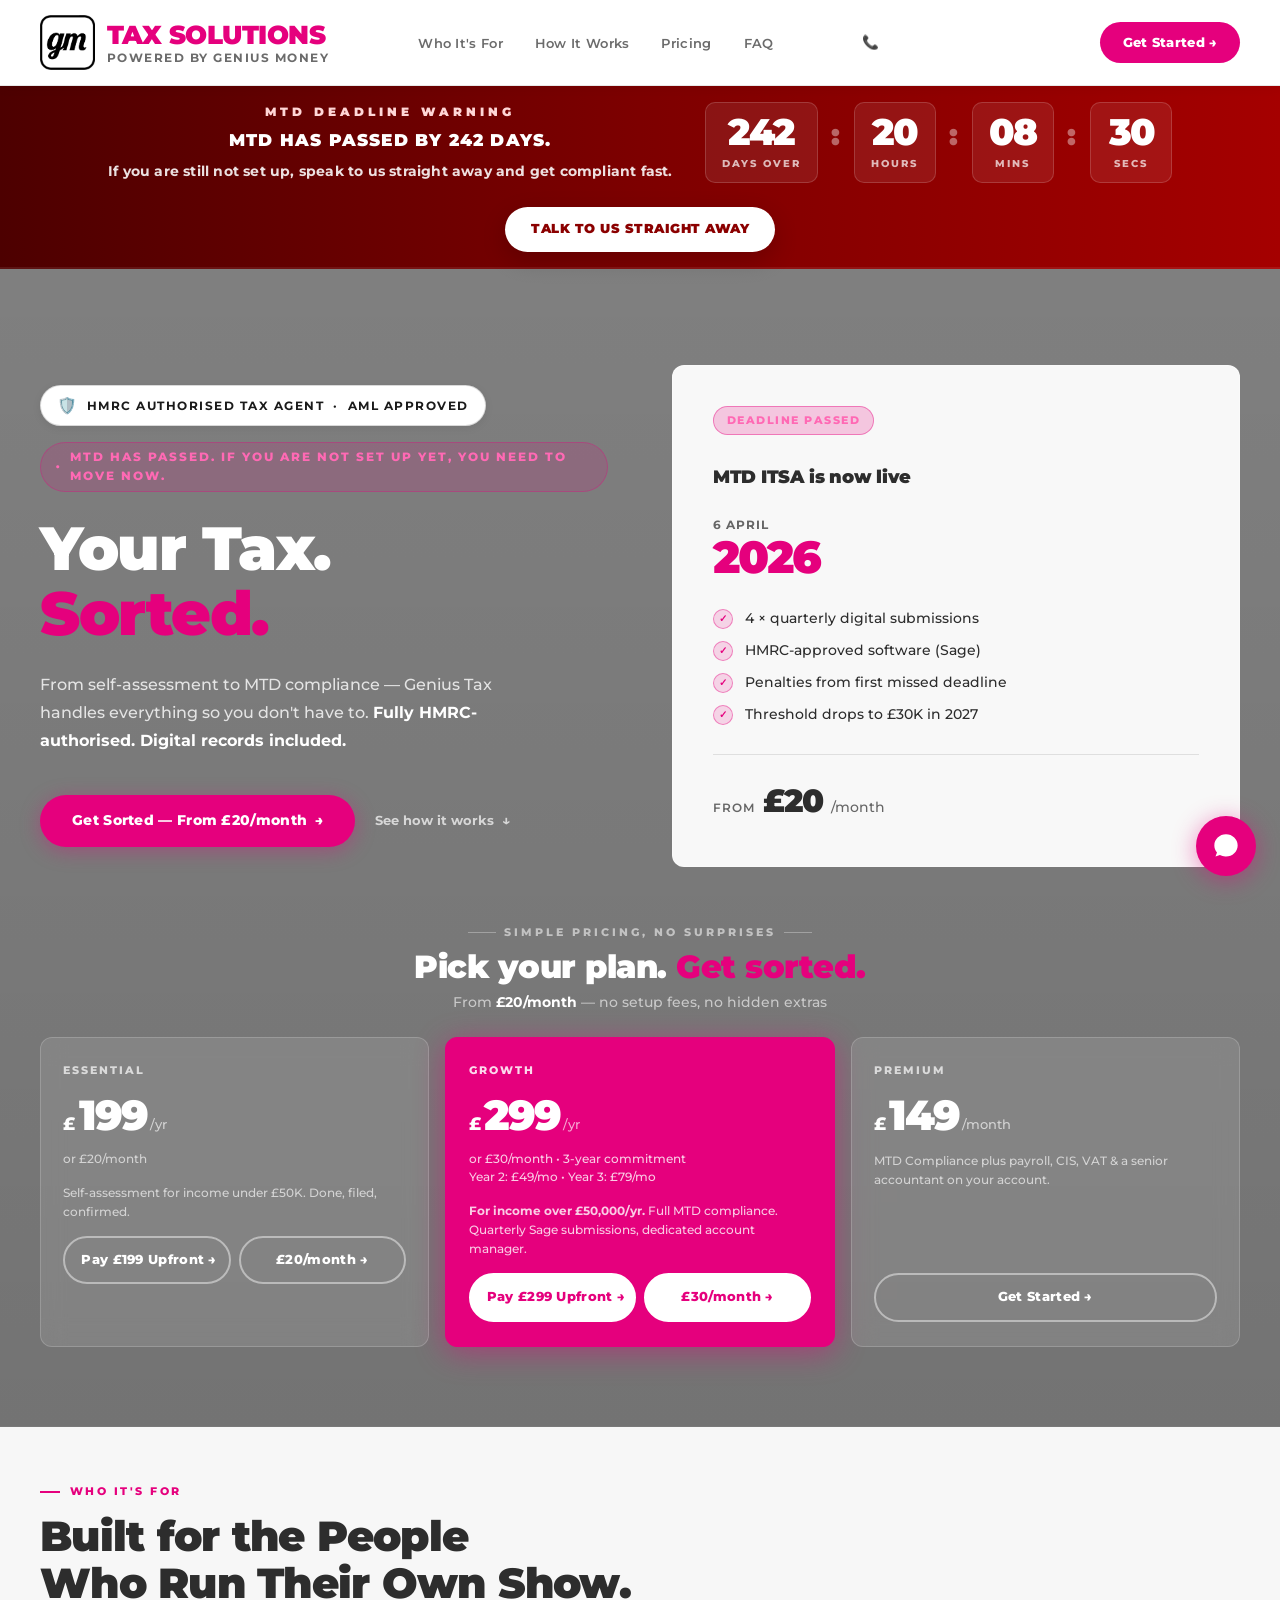
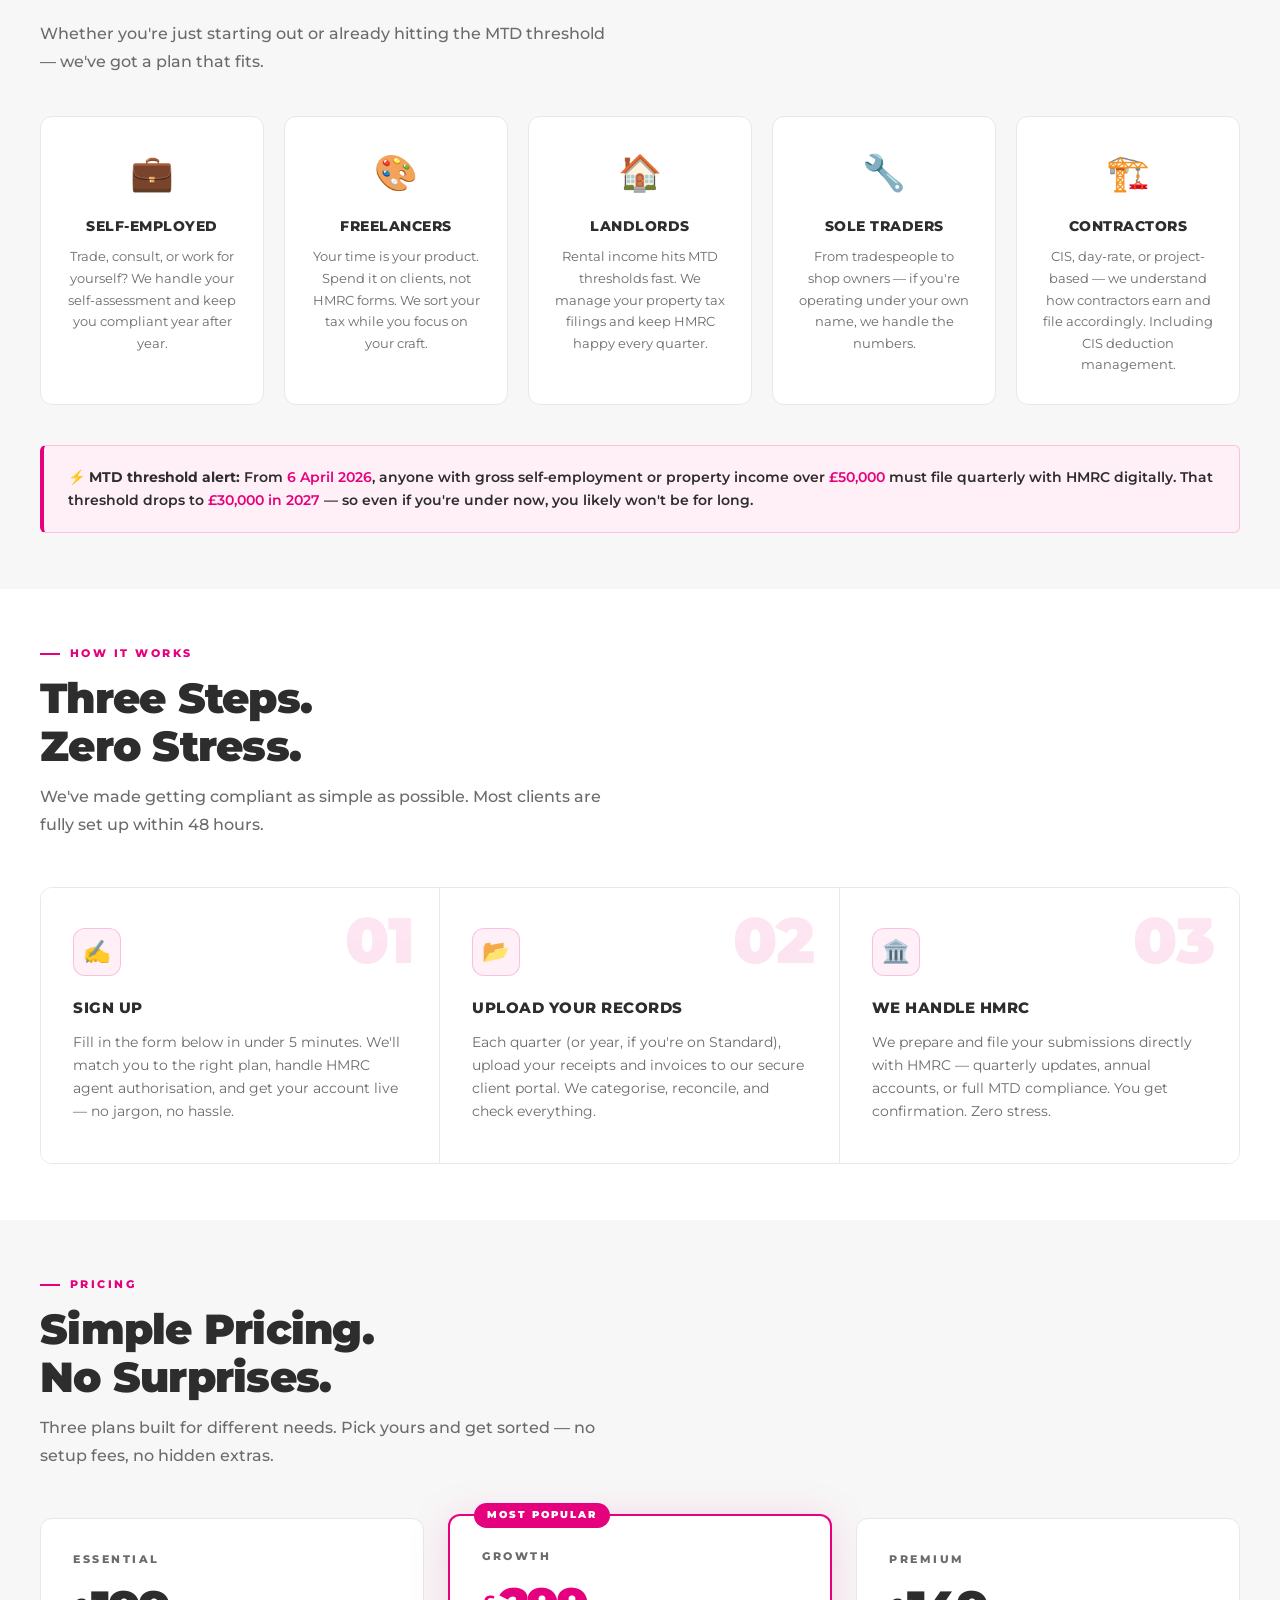
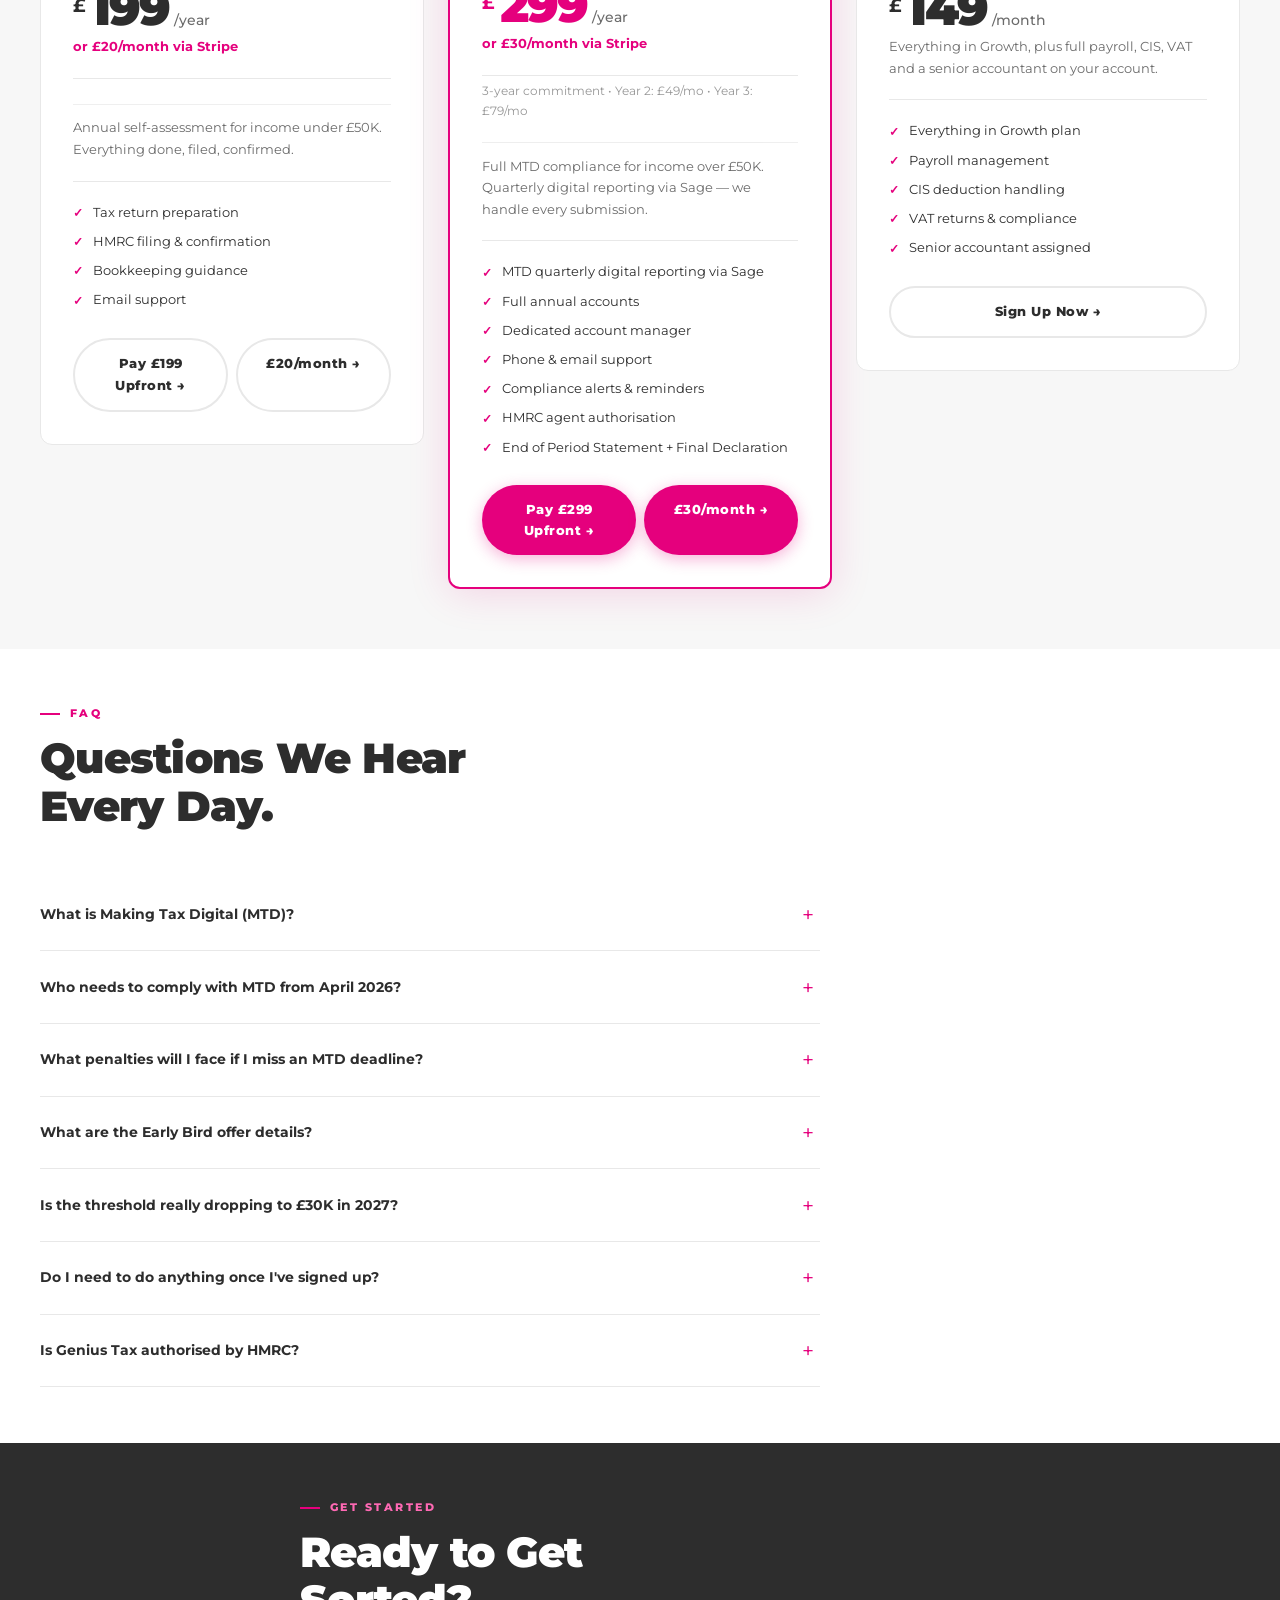
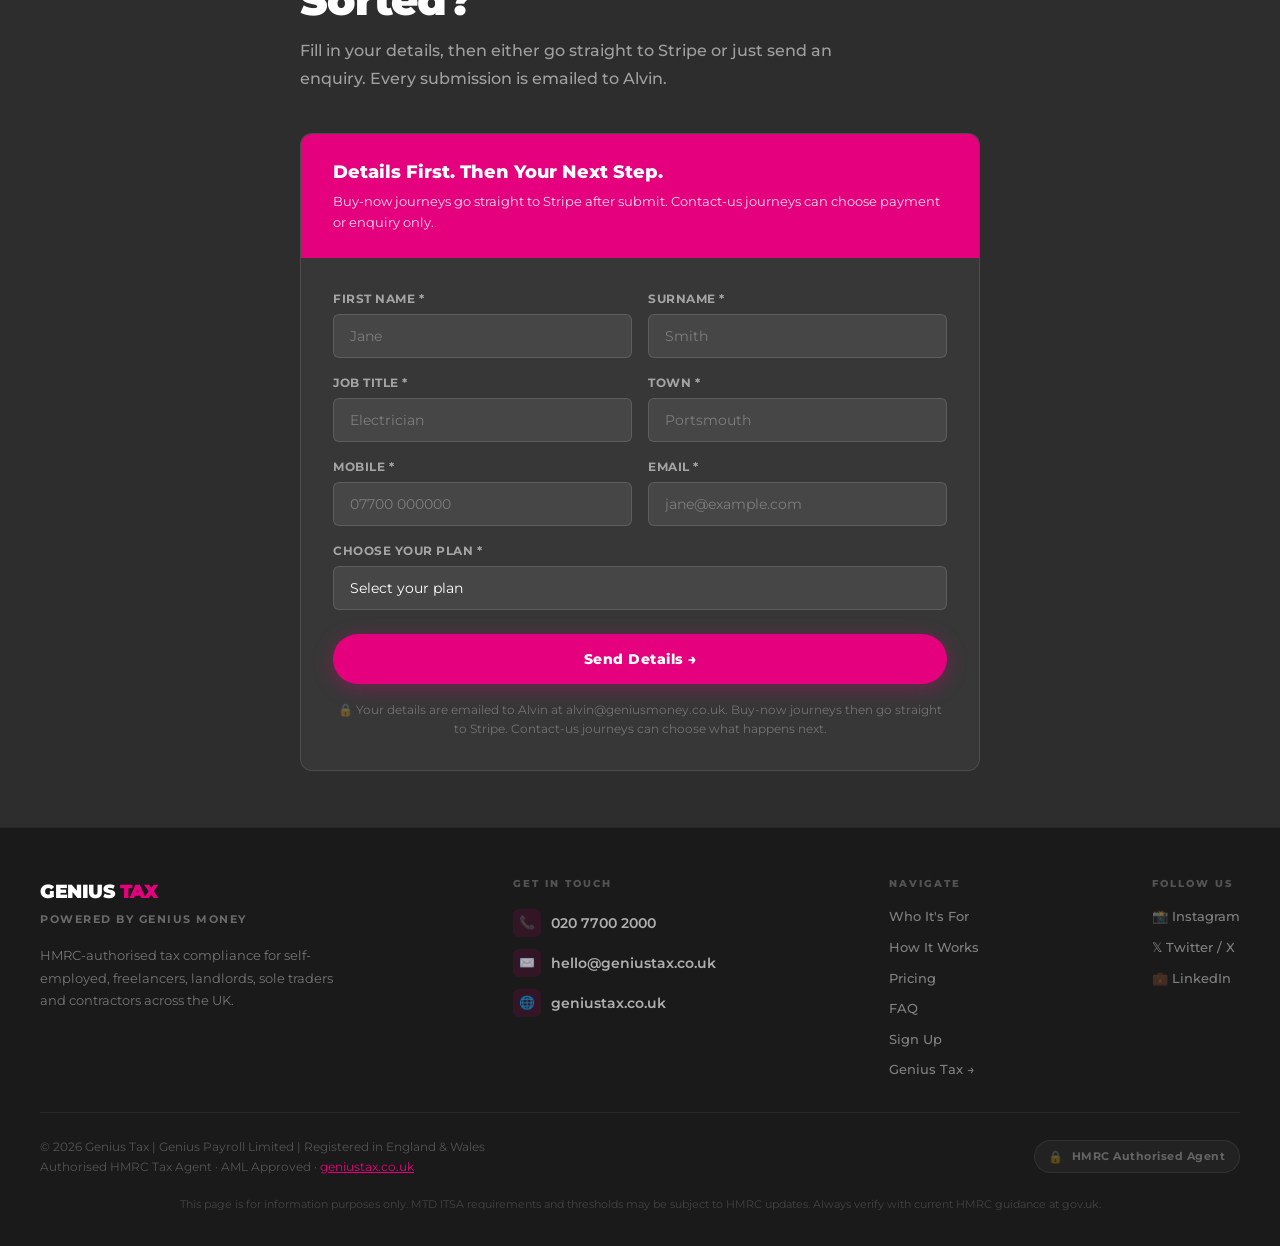
<file: index.html>
<!DOCTYPE html>
<html lang="en">
<head>
  <!-- Google tag (gtag.js) — AW-953085689 -->
  <script async src="https://www.googletagmanager.com/gtag/js?id=AW-953085689"></script>
  <script>
    window.dataLayer = window.dataLayer || [];
    function gtag(){dataLayer.push(arguments);}
    gtag('js', new Date());
    gtag('config', 'AW-953085689');
  </script>
  <meta charset="UTF-8" />
  <meta name="viewport" content="width=device-width, initial-scale=1.0" />
  <title>Genius Tax Solutions | MTD Compliance &amp; Self-Assessment | HMRC Authorised</title>
  <meta name="description" content="HMRC-authorised MTD compliance and self-assessment from £20/month or £199 upfront. Powered by Sage. For self-employed, sole traders and landlords across England and Wales." />
  <meta name="keywords" content="MTD, Making Tax Digital, self-assessment, HMRC, tax compliance, self-employed, landlord, Sage, UK tax, quarterly reporting" />
  <link rel="canonical" href="https://geniustax.co.uk/" />
  <meta name="geo.region" content="GB" />
  <meta name="geo.placename" content="Portsmouth" />
  <link rel="icon" type="image/x-icon" href="favicon.ico" />
  <link rel="icon" type="image/png" sizes="32x32" href="favicon.ico" />
  <link rel="apple-touch-icon" sizes="180x180" href="apple-touch-icon.png" />

  <!-- Open Graph -->
  <meta property="og:type" content="website" />
  <meta property="og:url" content="https://geniustax.co.uk/" />
  <meta property="og:title" content="Genius Tax — Your Tax. Sorted." />
  <meta property="og:description" content="From self-assessment to MTD compliance — Genius Tax handles everything from £20/month. Powered by Genius Money." />
  <!-- OG image temporarily removed — awaiting authorised artwork from Alvin -->



  <meta name="twitter:card" content="summary_large_image" />
  <meta name="twitter:title" content="Genius Tax — Your Tax. Sorted." />
  <meta name="twitter:description" content="HMRC-authorised tax compliance from £20/month. Self-employed, freelancers, landlords, contractors." />
  <!-- Twitter image temporarily removed — awaiting authorised artwork from Alvin -->

  <link rel="preconnect" href="https://fonts.googleapis.com" />
  <link rel="preconnect" href="https://fonts.gstatic.com" crossorigin />
  <link href="https://fonts.googleapis.com/css2?family=Montserrat:wght@400;600;700;800;900&display=swap" rel="stylesheet" />
  <link rel="stylesheet" href="chatbot.css?v=1774365237" />

  <style>
    *, *::before, *::after { box-sizing: border-box; margin: 0; padding: 0; }

    :root {
      --pink: #E5007D;
      --pink-dark: #c2006a;
      --pink-light: #fce8f3;
      --pink-faint: #fff0f7;
      --dark: #2D2D2D;
      --dark2: #1a1a1a;
      --grey: #F7F7F7;
      --grey2: #EFEFEF;
      --border: #E8E8E8;
      --text: #2D2D2D;
      --muted: #6B6B6B;
      --white: #ffffff;
      --radius: 6px;
      --radius-lg: 12px;
      --shadow: 0 2px 20px rgba(0,0,0,0.08);
      --shadow-lg: 0 8px 40px rgba(0,0,0,0.12);
    }

    html { scroll-behavior: smooth; }

    body {
      font-family: 'Montserrat', Arial, sans-serif;
      color: var(--text);
      background: var(--white);
      line-height: 1.6;
      -webkit-font-smoothing: antialiased;
    }

    /* ─────────────────────────────────────────
       STICKY NAV
    ───────────────────────────────────────── */
    .nav {
      position: sticky;
      top: 0;
      z-index: 100;
      background: var(--white);
      border-bottom: 1px solid var(--border);
      padding: 0 2rem;
      box-shadow: 0 1px 12px rgba(0,0,0,0.06);
      transition: box-shadow 0.2s;
    }
    .nav-inner {
      max-width: 1200px;
      margin: 0 auto;
      display: flex;
      align-items: center;
      justify-content: space-between;
      height: 85px;
      gap: 1.5rem;
    }
    .nav-brand {
      display: flex;
      flex-direction: row;
      align-items: center;
      gap: 12px;
      text-decoration: none;
      line-height: 1.2;
    }
    .nav-brand-text {
      display: flex;
      flex-direction: column;
    }
    .nav-brand-name {
      font-size: 1.6rem;
      font-weight: 900;
      letter-spacing: -0.5px;
      color: var(--dark);
      text-transform: uppercase;
    }
    .nav-brand-name span { color: var(--pink); }
    .nav-brand-sub {
      font-size: 0.75rem;
      font-weight: 700;
      letter-spacing: 1.5px;
      text-transform: uppercase;
      color: var(--muted);
    }
    .nav-links {
      display: flex;
      list-style: none;
      gap: 2rem;
    }
    .nav-links a {
      font-size: 0.82rem;
      font-weight: 600;
      color: var(--muted);
      text-decoration: none;
      transition: color 0.2s;
      letter-spacing: 0.3px;
    }
    .nav-links a:hover { color: var(--pink); }
    .nav-cta {
      background: var(--pink);
      color: var(--white);
      padding: 0.6rem 1.4rem;
      border-radius: 100px;
      font-size: 0.82rem;
      font-weight: 800;
      text-decoration: none;
      letter-spacing: 0.3px;
      white-space: nowrap;
      transition: background 0.2s, transform 0.15s;
    }
    .nav-cta:hover { background: var(--pink-dark); transform: translateY(-1px); }

    /* Mobile nav */
    .nav-hamburger {
      display: none;
      flex-direction: column;
      gap: 5px;
      cursor: pointer;
      padding: 4px;
    }
    .nav-hamburger span {
      display: block;
      width: 22px;
      height: 2px;
      background: var(--dark);
      border-radius: 2px;
      transition: 0.3s;
    }
    @media (max-width: 780px) {
      .nav-links { display: none; }
      .nav-hamburger { display: flex; }
    }
    @media (max-width: 480px) {
      .nav-brand-name { font-size: 1.3rem; }
      .nav-cta { padding: 0.5rem 1rem; font-size: 0.78rem; }
    }

    /* ─────────────────────────────────────────
       HERO
    ───────────────────────────────────────── */
    .hero {
      background: linear-gradient(rgba(0,0,0,0.50), rgba(0,0,0,0.55)), url('https://images.unsplash.com/photo-1522202176988-66273c2fd55f?w=1600&q=80');
      background-size: cover;
      background-position: center;
      border-top: none;
      border-bottom: none;
      position: relative;
      overflow: hidden;
      padding: 6rem 2rem 5rem;
    }
    .hero::before {
      content: '';
      position: absolute;
      inset: 0;
      background: none;
      pointer-events: none;
    }
    .hero-inner {
      max-width: 1200px;
      margin: 0 auto;
      display: grid;
      grid-template-columns: 1fr 1fr;
      gap: 4rem;
      align-items: center;
      position: relative;
      z-index: 1;
    }
    .hmrc-trust-badge {
      display: inline-flex;
      align-items: center;
      gap: 0.5rem;
      background: #ffffff;
      border: 1px solid rgba(0,0,0,0.15);
      color: #1a1a1a;
      font-size: 0.75rem;
      font-weight: 700;
      letter-spacing: 1.5px;
      text-transform: uppercase;
      padding: 0.4rem 1rem;
      border-radius: 100px;
      margin-bottom: 1rem;
      box-shadow: 0 2px 8px rgba(0,0,0,0.08);
    }
    .hmrc-badge-icon { font-size: 1rem; }
    .hmrc-badge-text { white-space: nowrap; }
    .hero-eyebrow {
      display: inline-flex;
      align-items: center;
      gap: 0.5rem;
      background: rgba(229,0,125,0.15);
      border: 1px solid rgba(229,0,125,0.3);
      color: #ff69b4;
      font-size: 0.72rem;
      font-weight: 800;
      letter-spacing: 2px;
      text-transform: uppercase;
      padding: 0.35rem 0.9rem;
      border-radius: 100px;
      margin-bottom: 1.5rem;
    }
    .hero-eyebrow::before { content: '●'; font-size: 0.45rem; animation: blink 1.5s ease-in-out infinite; }
    @keyframes blink { 0%,100%{opacity:1} 50%{opacity:0.2} }
    .hero h1 {
      font-size: clamp(2.4rem, 5vw, 3.8rem);
      font-weight: 900;
      line-height: 1.08;
      letter-spacing: -1.5px;
      color: var(--white);
      margin-bottom: 1.5rem;
    }
    .hero h1 em {
      font-style: normal;
      color: var(--pink);
    }
    .hero-sub {
      font-size: 1rem;
      color: rgba(255,255,255,0.8);
      font-weight: 500;
      line-height: 1.75;
      margin-bottom: 2.5rem;
      max-width: 480px;
    }
    .hero-sub strong { color: var(--white); font-weight: 700; }
    .hero-actions {
      display: flex;
      align-items: center;
      gap: 1.25rem;
      flex-wrap: wrap;
    }
    .btn-primary {
      display: inline-flex;
      align-items: center;
      gap: 0.5rem;
      background: var(--pink);
      color: var(--white);
      padding: 0.9rem 2rem;
      border-radius: 100px;
      font-size: 0.9rem;
      font-weight: 800;
      text-decoration: none;
      letter-spacing: 0.3px;
      transition: background 0.2s, transform 0.15s, box-shadow 0.15s;
      box-shadow: 0 4px 20px rgba(229,0,125,0.35);
    }
    .btn-primary:hover { background: var(--pink-dark); transform: translateY(-2px); box-shadow: 0 8px 28px rgba(229,0,125,0.4); }
    .btn-ghost {
      display: inline-flex;
      align-items: center;
      gap: 0.5rem;
      color: rgba(255,255,255,0.7);
      font-size: 0.82rem;
      font-weight: 700;
      text-decoration: none;
      transition: color 0.2s;
    }
    .btn-ghost:hover { color: var(--white); }
    .btn-ghost::after { content: '↓'; font-size: 0.9rem; }

    /* Hero card */
    .hero-card {
      background: rgba(255,255,255,0.95);
      backdrop-filter: blur(10px);
      border: 1px solid rgba(255,255,255,0.3);
      border-radius: var(--radius-lg);
      padding: 2.5rem;
      display: flex;
      flex-direction: column;
      gap: 1.75rem;
    }
    .hero-card-badge {
      background: rgba(229,0,125,0.2);
      border: 1px solid rgba(229,0,125,0.4);
      border-radius: 100px;
      display: inline-block;
      padding: 0.3rem 0.8rem;
      font-size: 0.68rem;
      font-weight: 800;
      letter-spacing: 1.5px;
      text-transform: uppercase;
      color: #ff69b4;
      width: fit-content;
    }
    .hero-card-headline {
      font-size: 1.1rem;
      font-weight: 900;
      color: var(--dark);
      letter-spacing: -0.3px;
    }
    .hero-card-deadline {
      font-size: 2.8rem;
      font-weight: 900;
      letter-spacing: -2px;
      color: var(--pink);
      line-height: 1;
    }
    .hero-card-deadline small {
      display: block;
      font-size: 0.75rem;
      font-weight: 700;
      letter-spacing: 1px;
      color: #666666;
      text-transform: uppercase;
      margin-bottom: 0.25rem;
    }
    .hero-card-list {
      display: flex;
      flex-direction: column;
      gap: 0.65rem;
    }
    .hcl-item {
      display: flex;
      align-items: center;
      gap: 0.75rem;
      font-size: 0.85rem;
      color: var(--dark);
      font-weight: 500;
    }
    .hcl-check {
      width: 20px;
      height: 20px;
      border-radius: 50%;
      background: rgba(229,0,125,0.15);
      border: 1px solid rgba(229,0,125,0.4);
      display: flex;
      align-items: center;
      justify-content: center;
      font-size: 0.6rem;
      color: var(--pink);
      flex-shrink: 0;
      font-weight: 900;
    }
    .hero-card-from {
      padding-top: 1.25rem;
      border-top: 1px solid rgba(0,0,0,0.1);
      display: flex;
      align-items: baseline;
      gap: 0.5rem;
    }
    .hero-card-from .from-label { font-size: 0.72rem; color: #666666; font-weight: 600; text-transform: uppercase; letter-spacing: 1px; }
    .hero-card-from .from-price { font-size: 2rem; font-weight: 900; color: var(--dark); letter-spacing: -1px; }
    .hero-card-from .from-mo { font-size: 0.85rem; color: #666666; font-weight: 500; }

    @media (max-width: 820px) {
      .hero-inner { grid-template-columns: 1fr; gap: 2.5rem; }
      .hero-card { display: none; }
      .hero { padding: 4rem 1.5rem 3.5rem; }
    }

    /* ─────────────────────────────────────────
       HERO PRICING CARDS
    ───────────────────────────────────────── */
    .hero-pricing {
      max-width: 1200px;
      margin: 3rem auto 0;
      position: relative;
      z-index: 1;
    }
    .hero-pricing-header {
      text-align: center;
      margin-bottom: 1.5rem;
    }
    .hero-pricing-eyebrow {
      display: inline-flex;
      align-items: center;
      gap: 0.5rem;
      font-size: 0.68rem;
      font-weight: 800;
      letter-spacing: 3px;
      text-transform: uppercase;
      color: rgba(255,255,255,0.55);
      margin-bottom: 0.5rem;
    }
    .hero-pricing-eyebrow::before,
    .hero-pricing-eyebrow::after {
      content: '';
      display: block;
      width: 28px;
      height: 1px;
      background: rgba(255,255,255,0.3);
    }
    .hero-pricing-title {
      font-size: clamp(1.4rem, 2.5vw, 2rem);
      font-weight: 900;
      color: var(--white);
      letter-spacing: -0.5px;
      line-height: 1.15;
    }
    .hero-pricing-title em {
      font-style: normal;
      color: var(--pink);
    }
    .hero-pricing-from {
      font-size: 0.85rem;
      color: rgba(255,255,255,0.6);
      font-weight: 500;
      margin-top: 0.35rem;
    }
    .hero-pricing-grid {
      display: grid;
      grid-template-columns: repeat(3, 1fr);
      gap: 1rem;
    }
    .hero-price-card {
      background: rgba(255,255,255,0.10);
      backdrop-filter: blur(12px);
      border: 1px solid rgba(255,255,255,0.18);
      border-radius: var(--radius-lg);
      padding: 1.5rem 1.4rem;
      display: flex;
      flex-direction: column;
      gap: 0.9rem;
      transition: transform 0.2s, background 0.2s;
      position: relative;
      overflow: hidden;
    }
    .hero-price-card:hover {
      transform: translateY(-3px);
      background: rgba(255,255,255,0.15);
    }
    .hero-price-card.featured-hero {
      background: var(--pink);
      border-color: var(--pink);
      box-shadow: 0 6px 30px rgba(229,0,125,0.45);
    }
    .hero-price-card.featured-hero:hover {
      background: var(--pink-dark);
    }
    .hero-price-badge {
      position: absolute;
      top: 0;
      right: 0;
      background: rgba(255,255,255,0.25);
      color: var(--white);
      font-size: 0.6rem;
      font-weight: 800;
      letter-spacing: 1.5px;
      text-transform: uppercase;
      padding: 0.25rem 0.6rem;
      border-bottom-left-radius: 8px;
    }
    .hero-price-tier {
      font-size: 0.7rem;
      font-weight: 800;
      letter-spacing: 2px;
      text-transform: uppercase;
      color: rgba(255,255,255,0.7);
    }
    .hero-price-card.featured-hero .hero-price-tier {
      color: rgba(255,255,255,0.85);
    }
    .hero-price-amount {
      display: flex;
      align-items: baseline;
      gap: 0.2rem;
      line-height: 1;
    }
    .hero-price-amount .sup { font-size: 1.1rem; font-weight: 800; color: var(--white); }
    .hero-price-amount .num { font-size: 2.6rem; font-weight: 900; color: var(--white); letter-spacing: -2px; }
    .hero-price-amount .mo { font-size: 0.8rem; color: rgba(255,255,255,0.65); font-weight: 500; align-self: flex-end; margin-bottom: 0.3rem; }
    .hero-price-was {
      font-size: 0.72rem;
      color: rgba(255,255,255,0.55);
      font-weight: 600;
      display: flex;
      align-items: center;
      gap: 0.4rem;
      margin-top: -0.4rem;
    }
    .hero-price-was s { text-decoration: line-through; }
    .hero-price-was .saving-tag {
      background: rgba(255,255,255,0.2);
      color: var(--white);
      font-size: 0.6rem;
      font-weight: 800;
      letter-spacing: 1px;
      text-transform: uppercase;
      padding: 0.15rem 0.4rem;
      border-radius: 4px;
    }
    .hero-price-desc {
      font-size: 0.78rem;
      color: rgba(255,255,255,0.65);
      line-height: 1.55;
      font-weight: 500;
    }
    .hero-price-card.featured-hero .hero-price-desc {
      color: rgba(255,255,255,0.8);
    }
    .hero-price-btn {
      display: block;
      text-align: center;
      padding: 0.75rem 1rem;
      border-radius: 100px;
      font-size: 0.8rem;
      font-weight: 800;
      text-decoration: none;
      letter-spacing: 0.3px;
      transition: background 0.2s, transform 0.15s;
      margin-top: auto;
      white-space: nowrap;
    }
    .hero-price-btn.outline-white {
      border: 2px solid rgba(255,255,255,0.45);
      color: var(--white);
      background: transparent;
    }
    .hero-price-btn.outline-white:hover {
      background: rgba(255,255,255,0.12);
      border-color: rgba(255,255,255,0.7);
    }
    .hero-price-btn.solid-white {
      background: var(--white);
      color: var(--pink);
      border: 2px solid var(--white);
    }
    .hero-price-btn.solid-white:hover {
      background: rgba(255,255,255,0.9);
      transform: translateY(-1px);
    }
    @media (max-width: 820px) {
      .hero-pricing { margin-top: 2.5rem; }
      .hero-pricing-grid { grid-template-columns: 1fr; gap: 0.85rem; }
      .hero-price-card { padding: 1.25rem 1.2rem; }
      .hero-price-amount .num { font-size: 2.2rem; }
      .hero-price-btn { padding: 0.85rem 1rem; font-size: 0.85rem; min-height: 48px; display: flex; align-items: center; justify-content: center; }
    }
    @media (min-width: 821px) and (max-width: 1050px) {
      .hero-pricing-grid { gap: 0.75rem; }
      .hero-price-card { padding: 1.25rem 1.1rem; }
      .hero-price-amount .num { font-size: 2.2rem; }
    }

    /* ─────────────────────────────────────────
       URGENCY / COUNTDOWN BAR
    ───────────────────────────────────────── */
    .urgency-bar {
      background: linear-gradient(90deg, #4d0000 0%, #7d0000 50%, #a50000 100%);
      border-bottom: 1px solid rgba(255,255,255,0.08);
      padding: 1rem 2rem;
      display: flex;
      flex-direction: row;
      flex-wrap: wrap;
      align-items: center;
      justify-content: center;
      gap: 1rem 2rem;
      text-align: center;
      box-shadow: inset 0 -1px 0 rgba(255,255,255,0.08);
    }
    .urgency-left {
      display: flex;
      flex-direction: column;
      align-items: center;
      gap: 0.35rem;
    }
    .urgency-header {
      font-size: 0.74rem;
      font-weight: 900;
      letter-spacing: 4px;
      text-transform: uppercase;
      color: #ffd6d6;
    }
    .urgency-label {
      font-size: 1.05rem;
      font-weight: 900;
      letter-spacing: 1.2px;
      text-transform: uppercase;
      color: #ffffff;
    }
    .urgency-sub {
      font-size: 0.9rem;
      font-weight: 700;
      color: rgba(255,255,255,0.88);
      letter-spacing: 0.2px;
    }
    .urgency-countdown {
      display: flex;
      align-items: center;
      gap: 0.75rem;
      flex-wrap: wrap;
      justify-content: center;
    }
    .cd-unit {
      display: flex;
      flex-direction: column;
      align-items: center;
      background: rgba(255,255,255,0.08);
      border: 1px solid rgba(255,255,255,0.16);
      border-radius: 10px;
      padding: 0.7rem 1rem;
      min-width: 82px;
    }
    .cd-num {
      font-size: 2.3rem;
      font-weight: 900;
      color: #ffffff;
      letter-spacing: -2px;
      line-height: 1;
    }
    .cd-label {
      font-size: 0.6rem;
      font-weight: 800;
      letter-spacing: 2px;
      text-transform: uppercase;
      color: rgba(255,255,255,0.7);
      margin-top: 0.3rem;
    }
    .cd-sep { font-size: 1.8rem; font-weight: 900; color: rgba(255,255,255,0.4); margin: 0 0.1rem; padding-bottom: 1rem; }
    .urgency-cta {
      background: #ffffff;
      color: #8b0000;
      padding: 0.75rem 1.65rem;
      border-radius: 100px;
      font-size: 0.8rem;
      font-weight: 900;
      text-decoration: none;
      letter-spacing: 0.5px;
      text-transform: uppercase;
      white-space: nowrap;
      transition: transform 0.15s, background 0.2s;
      margin-top: 0.5rem;
      box-shadow: 0 8px 24px rgba(0,0,0,0.18);
    }
    .urgency-cta:hover { background: #ffe8e8; transform: translateY(-1px); }
    @media (max-width: 600px) {
      .urgency-bar { flex-direction: column; gap: 0.65rem; padding: 1.2rem 1rem 1rem; }
      .urgency-label { font-size: 0.92rem; }
      .urgency-sub { font-size: 0.82rem; }
      .cd-num { font-size: 1.8rem; }
      .cd-unit { min-width: 58px; padding: 0.55rem 0.65rem; }
      .cd-sep { font-size: 1.4rem; padding-bottom: 0.7rem; }
    }

    /* ─────────────────────────────────────────
       SECTION BASE
    ───────────────────────────────────────── */
    section { padding: 3.5rem 2rem; }
    .container { max-width: 1200px; margin: 0 auto; }
    .section-eyebrow {
      font-size: 0.7rem;
      font-weight: 800;
      letter-spacing: 2.5px;
      text-transform: uppercase;
      color: var(--pink);
      margin-bottom: 0.75rem;
      display: flex;
      align-items: center;
      gap: 0.6rem;
    }
    .section-eyebrow::before { content: ''; display: block; width: 20px; height: 2px; background: var(--pink); flex-shrink: 0; }
    h2.sh {
      font-size: clamp(1.7rem, 3.5vw, 2.6rem);
      font-weight: 900;
      letter-spacing: -0.75px;
      line-height: 1.15;
      color: var(--dark);
      margin-bottom: 0.75rem;
    }
    .section-lead {
      font-size: 1rem;
      color: var(--muted);
      line-height: 1.75;
      max-width: 580px;
      font-weight: 500;
    }

    @media (max-width: 600px) {
      section { padding: 2.5rem 1.25rem; }
    }

    /* ─────────────────────────────────────────
       WHO IS THIS FOR
    ───────────────────────────────────────── */
    .who-section { background: var(--grey); }
    .who-grid {
      display: grid;
      grid-template-columns: repeat(auto-fit, minmax(200px, 1fr));
      gap: 1.25rem;
      margin-top: 2.5rem;
    }
    .who-card {
      background: var(--white);
      border: 1px solid var(--border);
      border-radius: var(--radius-lg);
      padding: 1.75rem 1.5rem;
      text-align: center;
      transition: transform 0.2s, box-shadow 0.2s, border-color 0.2s;
      cursor: default;
    }
    .who-card:hover {
      transform: translateY(-4px);
      box-shadow: var(--shadow-lg);
      border-color: var(--pink);
    }
    .who-card-icon {
      font-size: 2.2rem;
      margin-bottom: 0.85rem;
      display: block;
    }
    .who-card-title {
      font-size: 0.9rem;
      font-weight: 800;
      color: var(--dark);
      text-transform: uppercase;
      letter-spacing: 0.5px;
      margin-bottom: 0.5rem;
    }
    .who-card-desc {
      font-size: 0.82rem;
      color: var(--muted);
      line-height: 1.65;
    }
    .who-note {
      margin-top: 2.5rem;
      background: var(--pink-faint);
      border: 1px solid rgba(229,0,125,0.2);
      border-left: 4px solid var(--pink);
      border-radius: var(--radius);
      padding: 1.25rem 1.5rem;
      font-size: 0.875rem;
      color: var(--dark);
      font-weight: 600;
      line-height: 1.65;
    }
    .who-note span { color: var(--pink); }

    /* ─────────────────────────────────────────
       HOW IT WORKS
    ───────────────────────────────────────── */
    .how-section { background: var(--white); }
    .how-steps {
      display: grid;
      grid-template-columns: repeat(3, 1fr);
      gap: 0;
      margin-top: 3rem;
      border: 1px solid var(--border);
      border-radius: var(--radius-lg);
      overflow: hidden;
    }
    .how-step {
      padding: 2.5rem 2rem;
      border-right: 1px solid var(--border);
      position: relative;
      background: var(--white);
      transition: background 0.2s;
    }
    .how-step:last-child { border-right: none; }
    .how-step:hover { background: var(--pink-faint); }
    .how-step-num {
      font-size: 4rem;
      font-weight: 900;
      color: var(--pink);
      opacity: 0.1;
      line-height: 1;
      position: absolute;
      top: 1.25rem;
      right: 1.5rem;
    }
    .how-step-icon {
      width: 48px;
      height: 48px;
      background: var(--pink-faint);
      border: 1px solid rgba(229,0,125,0.2);
      border-radius: 12px;
      display: flex;
      align-items: center;
      justify-content: center;
      font-size: 1.4rem;
      margin-bottom: 1.25rem;
    }
    .how-step h3 {
      font-size: 0.95rem;
      font-weight: 800;
      text-transform: uppercase;
      letter-spacing: 0.5px;
      color: var(--dark);
      margin-bottom: 0.65rem;
    }
    .how-step p {
      font-size: 0.85rem;
      color: var(--muted);
      line-height: 1.7;
    }
    .how-arrow {
      display: flex;
      align-items: center;
      justify-content: center;
      font-size: 1.5rem;
      color: var(--pink);
      opacity: 0.3;
    }
    @media (max-width: 700px) {
      .how-steps {
        grid-template-columns: 1fr;
      }
      .how-step {
        border-right: none;
        border-bottom: 1px solid var(--border);
      }
      .how-step:last-child { border-bottom: none; }
    }

    /* ─────────────────────────────────────────
       PRICING
    ───────────────────────────────────────── */
    .pricing-section { background: var(--grey); }
    .pricing-grid {
      display: grid;
      grid-template-columns: repeat(3, 1fr);
      gap: 1.5rem;
      margin-top: 3rem;
      align-items: start;
    }
    .price-card {
      background: var(--white);
      border: 1.5px solid var(--border);
      border-radius: var(--radius-lg);
      padding: 2rem;
      position: relative;
      transition: box-shadow 0.2s;
    }
    .price-card:hover { box-shadow: var(--shadow-lg); }
    .price-card.featured {
      border-color: var(--pink);
      border-width: 2px;
      box-shadow: 0 4px 40px rgba(229,0,125,0.15);
      transform: translateY(-4px);
    }
    .price-card.featured:hover { box-shadow: 0 8px 50px rgba(229,0,125,0.22); }
    .price-badge {
      position: absolute;
      top: -13px;
      left: 1.5rem;
      background: var(--pink);
      color: var(--white);
      font-size: 0.62rem;
      font-weight: 900;
      letter-spacing: 2px;
      text-transform: uppercase;
      padding: 0.3rem 0.8rem;
      border-radius: 100px;
    }
    .early-bird-banner {
      background: linear-gradient(90deg, var(--pink), #ff4da6);
      color: var(--white);
      font-size: 0.72rem;
      font-weight: 800;
      letter-spacing: 0.5px;
      padding: 0.6rem 1rem;
      border-radius: 6px;
      margin-bottom: 1.25rem;
      text-align: center;
      line-height: 1.4;
    }
    .price-tier {
      font-size: 0.68rem;
      font-weight: 800;
      letter-spacing: 2.5px;
      text-transform: uppercase;
      color: var(--muted);
      margin-bottom: 1rem;
    }
    .price-main {
      display: flex;
      align-items: baseline;
      gap: 0.3rem;
      margin-bottom: 0.25rem;
    }
    .price-amount {
      font-size: 3rem;
      font-weight: 900;
      letter-spacing: -2px;
      color: var(--dark);
      line-height: 1;
    }
    .price-amount.featured-price { color: var(--pink); }
    .price-sup { font-size: 1.2rem; font-weight: 700; color: inherit; align-self: flex-start; padding-top: 0.4rem; }
    .price-mo { font-size: 0.9rem; font-weight: 500; color: var(--muted); }
    .price-was {
      display: flex;
      align-items: center;
      gap: 0.5rem;
      margin-bottom: 0.75rem;
    }
    .price-strike {
      font-size: 1rem;
      font-weight: 700;
      color: #bbb;
      text-decoration: line-through;
    }
    .price-saving {
      font-size: 0.72rem;
      font-weight: 800;
      color: var(--pink);
      background: var(--pink-faint);
      padding: 0.2rem 0.5rem;
      border-radius: 100px;
    }
    .price-desc {
      font-size: 0.82rem;
      color: var(--muted);
      line-height: 1.65;
      padding-bottom: 1.25rem;
      margin-bottom: 1.25rem;
      border-bottom: 1px solid var(--border);
    }
    .price-features {
      list-style: none;
      margin-bottom: 1.75rem;
      display: flex;
      flex-direction: column;
      gap: 0.55rem;
    }
    .price-features li {
      display: flex;
      align-items: flex-start;
      gap: 0.6rem;
      font-size: 0.84rem;
      color: var(--text);
      line-height: 1.5;
    }
    .price-features li::before {
      content: '✓';
      color: var(--pink);
      font-weight: 900;
      font-size: 0.75rem;
      flex-shrink: 0;
      margin-top: 0.15rem;
    }
    .price-btn {
      display: block;
      width: 100%;
      text-align: center;
      padding: 0.85rem;
      font-size: 0.84rem;
      font-weight: 800;
      text-decoration: none;
      border-radius: 100px;
      font-family: 'Montserrat', sans-serif;
      letter-spacing: 0.5px;
      transition: all 0.2s;
      cursor: pointer;
    }
    /* Reset button-element defaults so .price-btn looks identical on <button> and <a> */
    button.price-btn { background: none; border: none; }
    button.price-btn.outline { border: 2px solid var(--border); }
    button.price-btn:disabled { cursor: wait; }
    .price-btn.solid {
      background: var(--pink);
      color: var(--white);
      box-shadow: 0 4px 16px rgba(229,0,125,0.3);
    }
    .price-btn.solid:hover { background: var(--pink-dark); transform: translateY(-1px); }
    .price-btn.outline {
      border: 2px solid var(--border);
      color: var(--dark);
    }
    .price-btn.outline:hover { border-color: var(--pink); color: var(--pink); }
    @media (max-width: 900px) {
      .pricing-grid {
        grid-template-columns: 1fr;
        max-width: 460px;
        margin-left: auto;
        margin-right: auto;
      }
      .price-card.featured { transform: none; }
    }

    /* ─────────────────────────────────────────
       FAQ
    ───────────────────────────────────────── */
    .faq-section { background: var(--white); }
    .faq-wrap {
      max-width: 780px;
      margin-top: 3rem;
    }
    details {
      border-bottom: 1px solid var(--border);
    }
    summary {
      padding: 1.2rem 0;
      font-size: 0.9rem;
      font-weight: 700;
      cursor: pointer;
      list-style: none;
      display: flex;
      justify-content: space-between;
      align-items: center;
      color: var(--dark);
      transition: color 0.2s;
      gap: 1rem;
    }
    summary:hover { color: var(--pink); }
    summary::-webkit-details-marker { display: none; }
    summary::after {
      content: '+';
      font-size: 1.3rem;
      font-weight: 400;
      color: var(--pink);
      flex-shrink: 0;
      width: 24px;
      text-align: center;
      transition: transform 0.2s;
    }
    details[open] summary::after { content: '−'; }
    details p {
      padding: 0 0 1.2rem;
      color: var(--muted);
      font-size: 0.875rem;
      line-height: 1.8;
    }
    details p strong { color: var(--dark); }

    /* ─────────────────────────────────────────
       SIGNUP SECTION
    ───────────────────────────────────────── */
    .signup-section { background: var(--dark); }
    .signup-inner {
      max-width: 680px;
      margin: 0 auto;
    }
    .signup-section .section-eyebrow { color: #ff69b4; }
    .signup-section .section-eyebrow::before { background: var(--pink); }
    .signup-section h2.sh { color: var(--white); }
    .signup-section .section-lead { color: rgba(255,255,255,0.55); }
    .signup-form-box {
      background: rgba(255,255,255,0.05);
      border: 1px solid rgba(255,255,255,0.1);
      border-radius: var(--radius-lg);
      overflow: hidden;
      margin-top: 2.5rem;
    }
    .signup-form-header {
      background: var(--pink);
      padding: 1.5rem 2rem;
    }
    .signup-form-header h3 {
      font-size: 1.1rem;
      font-weight: 800;
      color: var(--white);
      margin-bottom: 0.3rem;
    }
    .signup-form-header p { font-size: 0.84rem; color: rgba(255,255,255,0.85); }
    .signup-form-body { padding: 2rem; }
    .form-row { display: grid; grid-template-columns: 1fr 1fr; gap: 1rem; }
    @media (max-width: 500px) { .form-row { grid-template-columns: 1fr; } }
    .fg { margin-bottom: 1rem; }
    label {
      display: block;
      font-size: 0.72rem;
      font-weight: 700;
      text-transform: uppercase;
      letter-spacing: 0.5px;
      color: rgba(255,255,255,0.55);
      margin-bottom: 0.35rem;
    }
    input, select {
      width: 100%;
      padding: 0.75rem 1rem;
      background: rgba(255,255,255,0.08);
      border: 1.5px solid rgba(255,255,255,0.12);
      border-radius: var(--radius);
      font-size: 0.88rem;
      font-family: 'Montserrat', sans-serif;
      color: var(--white);
      transition: border-color 0.2s;
      appearance: none;
    }
    input::placeholder { color: rgba(255,255,255,0.3); }
    input:focus, select:focus { outline: none; border-color: var(--pink); }
    select option { background: var(--dark); color: var(--white); }
    .form-submit {
      width: 100%;
      padding: 1rem;
      background: var(--pink);
      color: var(--white);
      border: none;
      border-radius: 100px;
      font-size: 0.9rem;
      font-weight: 800;
      letter-spacing: 0.5px;
      cursor: pointer;
      font-family: 'Montserrat', sans-serif;
      transition: background 0.2s, transform 0.15s;
      margin-top: 0.5rem;
      box-shadow: 0 4px 20px rgba(229,0,125,0.35);
    }
    .form-submit:hover { background: var(--pink-dark); transform: translateY(-1px); }
    .form-note {
      font-size: 0.75rem;
      color: rgba(255,255,255,0.3);
      text-align: center;
      margin-top: 1rem;
      line-height: 1.6;
    }
    .form-status {
      display: none;
      margin-bottom: 1rem;
      padding: 0.85rem 1rem;
      border-radius: var(--radius);
      font-size: 0.82rem;
      font-weight: 700;
      line-height: 1.5;
    }
    .form-status.error {
      display: block;
      background: rgba(255, 107, 107, 0.14);
      border: 1px solid rgba(255, 107, 107, 0.35);
      color: #ffd7d7;
    }
    .form-status.success {
      display: block;
      background: rgba(46, 213, 115, 0.14);
      border: 1px solid rgba(46, 213, 115, 0.35);
      color: #d9ffe7;
    }
    .success-msg {
      display: none;
      text-align: center;
      padding: 2rem;
    }
    .success-msg .success-icon { font-size: 3rem; margin-bottom: 1rem; }
    .success-msg h3 { font-size: 1.1rem; font-weight: 800; color: var(--white); margin-bottom: 0.5rem; }
    .success-msg p { font-size: 0.875rem; color: rgba(255,255,255,0.55); line-height: 1.7; }
    .success-actions {
      display: flex;
      justify-content: center;
      gap: 0.75rem;
      flex-wrap: wrap;
      margin-top: 1.35rem;
    }
    .success-pay-btn,
    .success-email-btn {
      display: inline-flex;
      align-items: center;
      justify-content: center;
      padding: 0.9rem 1.35rem;
      border-radius: 999px;
      font-size: 0.84rem;
      font-weight: 800;
      text-decoration: none;
      letter-spacing: 0.3px;
      min-width: 220px;
      transition: transform 0.15s, background 0.2s, border-color 0.2s;
    }
    .success-pay-btn {
      background: var(--pink);
      color: var(--white);
      box-shadow: 0 8px 24px rgba(229,0,125,0.28);
    }
    .success-pay-btn:hover { transform: translateY(-1px); background: var(--pink-dark); }
    .success-email-btn {
      background: transparent;
      color: var(--white);
      border: 1px solid rgba(255,255,255,0.18);
    }
    .success-email-btn:hover { transform: translateY(-1px); border-color: rgba(255,255,255,0.35); }

    /* ─────────────────────────────────────────
       FOOTER
    ───────────────────────────────────────── */
    footer {
      background: var(--dark2);
      border-top: 1px solid rgba(255,255,255,0.06);
      padding: 3rem 2rem 2rem;
    }
    .footer-inner {
      max-width: 1200px;
      margin: 0 auto;
    }
    .footer-top {
      display: flex;
      align-items: flex-start;
      justify-content: space-between;
      gap: 2rem;
      padding-bottom: 2rem;
      border-bottom: 1px solid rgba(255,255,255,0.07);
      flex-wrap: wrap;
    }
    .footer-brand-name {
      font-size: 1.2rem;
      font-weight: 900;
      letter-spacing: -0.5px;
      color: var(--white);
      text-transform: uppercase;
      margin-bottom: 0.25rem;
    }
    .footer-brand-name span { color: var(--pink); }
    .footer-brand-sub {
      font-size: 0.68rem;
      font-weight: 700;
      letter-spacing: 1.5px;
      text-transform: uppercase;
      color: rgba(255,255,255,0.35);
      margin-bottom: 1rem;
    }
    .footer-brand-desc {
      font-size: 0.82rem;
      color: rgba(255,255,255,0.4);
      line-height: 1.7;
      max-width: 300px;
    }
    .footer-contact {
      display: flex;
      flex-direction: column;
      gap: 0.75rem;
    }
    .footer-contact-label {
      font-size: 0.65rem;
      font-weight: 800;
      letter-spacing: 2px;
      text-transform: uppercase;
      color: rgba(255,255,255,0.25);
      margin-bottom: 0.25rem;
    }
    .footer-contact a {
      display: flex;
      align-items: center;
      gap: 0.6rem;
      font-size: 0.875rem;
      font-weight: 600;
      color: rgba(255,255,255,0.65);
      text-decoration: none;
      transition: color 0.2s;
    }
    .footer-contact a:hover { color: var(--pink); }
    .footer-contact-icon {
      width: 28px;
      height: 28px;
      background: rgba(229,0,125,0.12);
      border-radius: 6px;
      display: flex;
      align-items: center;
      justify-content: center;
      font-size: 0.8rem;
      flex-shrink: 0;
    }
    .footer-links { display: flex; flex-direction: column; gap: 0.6rem; }
    .footer-links-label {
      font-size: 0.65rem;
      font-weight: 800;
      letter-spacing: 2px;
      text-transform: uppercase;
      color: rgba(255,255,255,0.25);
      margin-bottom: 0.25rem;
    }
    .footer-links a {
      font-size: 0.82rem;
      color: rgba(255,255,255,0.45);
      text-decoration: none;
      font-weight: 500;
      transition: color 0.2s;
    }
    .footer-links a:hover { color: var(--pink); }
    .footer-bottom {
      padding-top: 1.5rem;
      display: flex;
      align-items: center;
      justify-content: space-between;
      gap: 1rem;
      flex-wrap: wrap;
    }
    .footer-copy {
      font-size: 0.75rem;
      color: rgba(255,255,255,0.25);
      line-height: 1.6;
    }
    .footer-trust {
      display: flex;
      align-items: center;
      gap: 0.5rem;
      background: rgba(255,255,255,0.04);
      border: 1px solid rgba(255,255,255,0.07);
      border-radius: 100px;
      padding: 0.35rem 0.85rem;
      font-size: 0.7rem;
      font-weight: 700;
      color: rgba(255,255,255,0.3);
      letter-spacing: 0.5px;
    }
    .footer-trust::before { content: '🔒'; font-size: 0.75rem; }

    /* ── Stripe checkout loading spinner ── */
    .gtax-spinner {
      display: inline-block;
      width: 14px;
      height: 14px;
      border: 2px solid rgba(255,255,255,0.4);
      border-top-color: #fff;
      border-radius: 50%;
      animation: gtax-spin 0.7s linear infinite;
      vertical-align: middle;
      margin-right: 4px;
    }
    .price-btn.outline .gtax-spinner {
      border-color: rgba(229,0,125,0.3);
      border-top-color: var(--pink);
    }
    @keyframes gtax-spin {
      to { transform: rotate(360deg); }
    }

    /* ── Thank-you banner (hidden until ?success=true) ── */
    #gtax-thankyou {
      display: none;
      flex-direction: column;
      align-items: center;
      justify-content: center;
      text-align: center;
      padding: 5rem 2rem;
      background: var(--pink-faint);
      border-bottom: 3px solid var(--pink);
    }
    #gtax-thankyou .ty-icon { font-size: 3.5rem; margin-bottom: 1rem; }
    #gtax-thankyou h2 { font-size: 2rem; font-weight: 900; color: var(--dark); margin-bottom: 0.75rem; }
    #gtax-thankyou p  { font-size: 1.05rem; color: var(--muted); max-width: 480px; line-height: 1.65; }
    #gtax-thankyou .ty-email {
      margin-top: 1.5rem;
      display: inline-block;
      background: var(--pink);
      color: #fff;
      padding: 0.65rem 1.8rem;
      border-radius: var(--radius);
      font-weight: 700;
      text-decoration: none;
      font-size: 0.95rem;
    }
    #gtax-thankyou .ty-email:hover { background: var(--pink-dark); }
  </style>

  <!-- Stripe.js — loaded from Stripe's CDN for PCI compliance -->
  <!-- ⚠️  Do NOT self-host this script — Stripe requires it comes from js.stripe.com -->
  <script src="https://js.stripe.com/v3/"></script>

  <!-- ═══════════════════════════════════════
       STRUCTURED DATA (JSON-LD)
  ═══════════════════════════════════════ -->
  <script type="application/ld+json">
  [
    {
      "@context": "https://schema.org",
      "@type": "Organization",
      "name": "Genius Tax Solutions",
      "url": "https://geniustax.co.uk/",
      "logo": "https://geniustax.co.uk/logos/gm-icon-outline-black.png",
      "contactPoint": {
        "@type": "ContactPoint",
        "telephone": "020 7700 2000",
        "contactType": "customer service",
        "email": "hello@geniusmoney.co.uk",
        "areaServed": "GB",
        "availableLanguage": "English"
      },
      "sameAs": [
        "https://www.instagram.com/geniusmoneytax/",
        "https://x.com/geniusmoneytax",
        "https://www.linkedin.com/company/genius-money-tax-solutions/"
      ]
    },
    {
      "@context": "https://schema.org",
      "@type": "LocalBusiness",
      "name": "Genius Tax Solutions",
      "url": "https://geniustax.co.uk/",
      "logo": "https://geniustax.co.uk/logos/gm-icon-outline-black.png",
      "image": "https://geniustax.co.uk/og-image.jpg",
      "telephone": "020 7700 2000",
      "email": "hello@geniusmoney.co.uk",
      "address": {
        "@type": "PostalAddress",
        "streetAddress": "Unit 6 Sovereign Gate, 308-314 Commercial Road",
        "addressLocality": "Portsmouth",
        "addressCountry": "GB"
      },
      "description": "HMRC Authorised Tax Agent providing Making Tax Digital compliance, self-assessment, and full tax management for self-employed individuals, landlords, freelancers and contractors across the UK.",
      "priceRange": "££"
    },
    {
      "@context": "https://schema.org",
      "@type": "Service",
      "name": "Making Tax Digital (MTD) Compliance",
      "provider": {
        "@type": "Organization",
        "name": "Genius Tax Solutions",
        "url": "https://geniustax.co.uk/"
      },
      "serviceType": "Tax Compliance",
      "description": "Full MTD ITSA compliance service including quarterly digital reporting via Sage, HMRC submissions, dedicated account manager, and annual accounts.",
      "areaServed": "GB",
      "offers": {
        "@type": "Offer",
        "price": "299",
        "priceCurrency": "GBP",
        "priceSpecification": {
          "@type": "UnitPriceSpecification",
          "price": "299",
          "priceCurrency": "GBP",
          "unitText": "year"
        }
      }
    },
    {
      "@context": "https://schema.org",
      "@type": "Service",
      "name": "Self-Assessment Tax Return",
      "provider": {
        "@type": "Organization",
        "name": "Genius Tax Solutions",
        "url": "https://geniustax.co.uk/"
      },
      "serviceType": "Tax Return",
      "description": "Annual self-assessment tax return preparation and HMRC filing for self-employed, freelancers, landlords and sole traders.",
      "areaServed": "GB",
      "offers": {
        "@type": "Offer",
        "price": "199",
        "priceCurrency": "GBP",
        "priceSpecification": {
          "@type": "UnitPriceSpecification",
          "price": "199",
          "priceCurrency": "GBP",
          "unitText": "year"
        }
      }
    },
    {
      "@context": "https://schema.org",
      "@type": "FAQPage",
      "mainEntity": [
        {
          "@type": "Question",
          "name": "What is Making Tax Digital (MTD)?",
          "acceptedAnswer": {
            "@type": "Answer",
            "text": "Making Tax Digital (MTD) for Income Tax is HMRC's programme to digitise the UK tax system. From 6 April 2026, sole traders and landlords with gross income over £50,000 must keep digital records using HMRC-approved software and submit a quarterly summary of income and expenses directly to HMRC. It replaces the single annual self-assessment return for those in scope. Genius Tax handles this entirely on your behalf."
          }
        },
        {
          "@type": "Question",
          "name": "Who needs to comply with MTD from April 2026?",
          "acceptedAnswer": {
            "@type": "Answer",
            "text": "MTD ITSA is mandatory from 6 April 2026 for self-employed individuals and landlords whose gross income (turnover — not profit) from self-employment and/or property exceeds £50,000 in the 2024/25 tax year. PAYE and umbrella income does not count toward the threshold. If you're unsure, sign up and we'll confirm your position for free."
          }
        },
        {
          "@type": "Question",
          "name": "What penalties will I face if I miss an MTD deadline?",
          "acceptedAnswer": {
            "@type": "Answer",
            "text": "HMRC uses a points-based penalty system for MTD. Every missed quarterly deadline earns a penalty point. Once you reach the threshold (4 points for quarterly filers), HMRC issues a £200 financial penalty — plus further £200 penalties for each subsequent missed submission. Unlike the old SA system, the penalty clock starts from 6 April 2026, not the end of the tax year."
          }
        },
        {
          "@type": "Question",
          "name": "What are the Early Bird offer details?",
          "acceptedAnswer": {
            "@type": "Answer",
            "text": "Growth plan: £30/month Year 1 (Early Bird), stepping to £49/month Year 2 and £79/month Year 3 — 3-year commitment — or £299 upfront. Essential plan: £20/month or £199 upfront. No setup fees."
          }
        },
        {
          "@type": "Question",
          "name": "Is the threshold really dropping to £30K in 2027?",
          "acceptedAnswer": {
            "@type": "Answer",
            "text": "Yes. The MTD ITSA threshold is scheduled to drop to £30,000 in April 2027, bringing significantly more self-employed people and landlords into scope. If your income is between £30K and £50K today, you'll likely be in scope next year."
          }
        },
        {
          "@type": "Question",
          "name": "Do I need to do anything once I've signed up?",
          "acceptedAnswer": {
            "@type": "Answer",
            "text": "Very little. Each quarter we'll send you a reminder. You upload your income records and receipts to our secure portal — most clients spend under 20 minutes per quarter. We handle categorisation, reconciliation, preparation, and HMRC submission. You receive confirmation when each filing is complete."
          }
        },
        {
          "@type": "Question",
          "name": "Is Genius Tax authorised by HMRC?",
          "acceptedAnswer": {
            "@type": "Answer",
            "text": "Yes. Genius Tax is powered by Genius Money (Genius Payroll Limited), an AML-approved HMRC tax agent with years of experience managing payroll and tax compliance for thousands of UK contractors and self-employed workers. We are fully authorised to file directly with HMRC on your behalf."
          }
        }
      ]
    }
  ]
  </script>
</head>
<body>

  <!-- ═══════════════════════════════════════
       THANK-YOU BANNER
       Hidden by default. Shown when Stripe
       redirects back with ?success=true.
  ═══════════════════════════════════════ -->
  <div id="gtax-thankyou" role="region" aria-label="Payment confirmed">
    <div class="ty-icon">🎉</div>
    <h2>You're all set!</h2>
    <p>
      Welcome to Genius Tax. Your subscription is confirmed — our team will be
      in touch within one business day to get your account fully set up.
    </p>
    <a href="mailto:hello@geniustax.co.uk" class="ty-email">
      ✉️ hello@geniustax.co.uk
    </a>
  </div>

  <!-- ═══════════════════════════════════════
       STICKY NAV
  ═══════════════════════════════════════ -->
  <nav class="nav" role="navigation" aria-label="Main navigation">
    <div class="nav-inner">
      <a href="/" class="nav-brand" aria-label="Genius Tax home">
        <img src="logos/gm-icon-outline-black.png" alt="Genius Money" height="55" style="display:block;flex-shrink:0;" />
        <div class="nav-brand-text">
          <span class="nav-brand-name"><span style="color:#E5007D;">Tax Solutions</span></span>
          <span class="nav-brand-sub">Powered by Genius Money</span>
        </div>
      </a>
      <ul class="nav-links">
        <li><a href="#who">Who It's For</a></li>
        <li><a href="#how">How It Works</a></li>
        <li><a href="#pricing">Pricing</a></li>
        <li><a href="#faq">FAQ</a></li>
      </ul>
      <a href="tel:02077002000" class="nav-phone" style="color:#fff;font-weight:700;font-size:0.85rem;margin-right:1rem;text-decoration:none;display:flex;align-items:center;gap:0.35rem;">📞 020 7700 2000</a>
      <a href="#signup" class="nav-cta">Get Started →</a>
      <div class="nav-hamburger" role="button" aria-label="Open menu" onclick="this.classList.toggle('open')">
        <span></span><span></span><span></span>
      </div>
    </div>
  </nav>

  <!-- ═══════════════════════════════════════
       URGENCY / COUNTDOWN
  ═══════════════════════════════════════ -->
  <div class="urgency-bar" role="timer" aria-live="polite" aria-label="MTD deadline warning">
    <div class="urgency-left">
      <div class="urgency-header">MTD DEADLINE WARNING</div>
      <div class="urgency-label" id="urgency-label">MTD has passed. Act now.</div>
      <div class="urgency-sub" id="urgency-sub">Every day you wait increases the risk of falling behind HMRC requirements.</div>
    </div>
    <div class="urgency-countdown" id="countdown">
      <div class="cd-unit"><span class="cd-num" id="cd-days">--</span><span class="cd-label">Days Over</span></div>
      <span class="cd-sep">:</span>
      <div class="cd-unit"><span class="cd-num" id="cd-hours">--</span><span class="cd-label">Hours</span></div>
      <span class="cd-sep">:</span>
      <div class="cd-unit"><span class="cd-num" id="cd-mins">--</span><span class="cd-label">Mins</span></div>
      <span class="cd-sep">:</span>
      <div class="cd-unit"><span class="cd-num" id="cd-secs">--</span><span class="cd-label">Secs</span></div>
    </div>
    <a href="#signup" class="urgency-cta">Talk To Us Straight Away</a>
  </div>

  <!-- ═══════════════════════════════════════
       HERO
  ═══════════════════════════════════════ -->
  <section class="hero" aria-label="Hero">
    <div class="hero-inner">
      <div class="hero-text">
        <div class="hmrc-trust-badge">
          <span class="hmrc-badge-icon">🛡️</span>
          <span class="hmrc-badge-text">HMRC Authorised Tax Agent &nbsp;·&nbsp; AML Approved</span>
        </div>
        <div class="hero-eyebrow">MTD has passed. If you are not set up yet, you need to move now.</div>
        <h1>Your Tax.<br><em>Sorted.</em></h1>
        <p class="hero-sub">
          From self-assessment to MTD compliance — Genius Tax handles everything so you don't have to. <strong>Fully HMRC-authorised. Digital records included.</strong>
        </p>
        <div class="hero-actions">
          <a href="#signup" class="btn-primary">Get Sorted — From £20/month <span>→</span></a>
          <a href="#how" class="btn-ghost">See how it works</a>
        </div>
      </div>
      <div class="hero-card" aria-hidden="true">
        <span class="hero-card-badge">Deadline passed</span>
        <p class="hero-card-headline">MTD ITSA is now live</p>
        <div class="hero-card-deadline">
          <small>6 April</small>
          2026
        </div>
        <div class="hero-card-list">
          <div class="hcl-item"><span class="hcl-check">✓</span>4 × quarterly digital submissions</div>
          <div class="hcl-item"><span class="hcl-check">✓</span>HMRC-approved software (Sage)</div>
          <div class="hcl-item"><span class="hcl-check">✓</span>Penalties from first missed deadline</div>
          <div class="hcl-item"><span class="hcl-check">✓</span>Threshold drops to £30K in 2027</div>
        </div>
        <div class="hero-card-from">
          <span class="from-label">From</span>
          <span class="from-price">£20</span>
          <span class="from-mo">/month</span>
        </div>
      </div>
    </div>

    <!-- ── HERO PRICING: Quick-access pricing cards ── -->
    <div class="hero-pricing" id="hero-pricing" aria-label="Quick pricing overview">
      <div class="hero-pricing-header">
        <div class="hero-pricing-eyebrow">Simple Pricing, No Surprises</div>
        <h2 class="hero-pricing-title">Pick your plan. <em>Get sorted.</em></h2>
        <p class="hero-pricing-from">From <strong style="color:var(--white)">£20/month</strong> — no setup fees, no hidden extras</p>
      </div>
      <div class="hero-pricing-grid">

        <!-- Essential -->
        <div class="hero-price-card">
          <div class="hero-price-tier">Essential</div>
          <div class="hero-price-amount">
            <span class="sup">£</span>
            <span class="num">199</span>
            <span class="mo">/yr</span>
          </div>
          <p class="hero-price-desc" style="font-size:0.72rem;">or £20/month</p>
          <p class="hero-price-desc">Self-assessment for income under £50K. Done, filed, confirmed.</p>
          <div style="display:flex;gap:8px;flex-wrap:wrap;justify-content:center;">
            <a class="hero-price-btn outline-white" href="#signup" data-plan="essential-annual" style="flex:1;min-width:120px;text-align:center;">Pay £199 Upfront →</a>
            <a class="hero-price-btn outline-white" href="#signup" data-plan="essential-monthly" style="flex:1;min-width:120px;text-align:center;">£20/month →</a>
          </div>
        </div>

        <!-- Growth Early Bird — FEATURED -->
        <div class="hero-price-card featured-hero">
          
          <div class="hero-price-tier">Growth</div>
          <div class="hero-price-amount">
            <span class="sup">£</span>
            <span class="num">299</span>
            <span class="mo">/yr</span>
          </div>
          
          <p class="hero-price-desc" style="font-size:0.72rem;">or £30/month &bull; 3-year commitment<br>Year 2: £49/mo &bull; Year 3: £79/mo</p>
          <p class="hero-price-desc"><strong>For income over £50,000/yr.</strong> Full MTD compliance. Quarterly Sage submissions, dedicated account manager.</p>
          <div style="display:flex;gap:8px;flex-wrap:wrap;justify-content:center;">
            <a class="hero-price-btn solid-white" href="#signup" data-plan="growth-annual" style="flex:1;min-width:120px;text-align:center;">Pay £299 Upfront →</a>
            <a class="hero-price-btn solid-white" href="#signup" data-plan="growth-monthly" style="flex:1;min-width:120px;text-align:center;">£30/month →</a>
          </div>
        </div>

        <!-- Premium -->
        <div class="hero-price-card">
          <div class="hero-price-tier">Premium</div>
          <div class="hero-price-amount">
            <span class="sup">£</span>
            <span class="num">149</span>
            <span class="mo">/month</span>
          </div>
          <p class="hero-price-desc">MTD Compliance plus payroll, CIS, VAT &amp; a senior accountant on your account.</p>
          <a class="hero-price-btn outline-white" href="#signup" data-plan="premium-monthly">Get Started →</a>
        </div>

      </div>
    </div>
    <!-- ── END HERO PRICING ── -->

  </section>

  <!-- ═══════════════════════════════════════
       WHO IS THIS FOR
  ═══════════════════════════════════════ -->
  <section class="who-section" id="who">
    <div class="container">
      <div class="section-eyebrow">Who It's For</div>
      <h2 class="sh">Built for the People<br>Who Run Their Own Show.</h2>
      <p class="section-lead">Whether you're just starting out or already hitting the MTD threshold — we've got a plan that fits.</p>

      <div class="who-grid">
        <div class="who-card">
          <span class="who-card-icon">💼</span>
          <div class="who-card-title">Self-Employed</div>
          <div class="who-card-desc">Trade, consult, or work for yourself? We handle your self-assessment and keep you compliant year after year.</div>
        </div>
        <div class="who-card">
          <span class="who-card-icon">🎨</span>
          <div class="who-card-title">Freelancers</div>
          <div class="who-card-desc">Your time is your product. Spend it on clients, not HMRC forms. We sort your tax while you focus on your craft.</div>
        </div>
        <div class="who-card">
          <span class="who-card-icon">🏠</span>
          <div class="who-card-title">Landlords</div>
          <div class="who-card-desc">Rental income hits MTD thresholds fast. We manage your property tax filings and keep HMRC happy every quarter.</div>
        </div>
        <div class="who-card">
          <span class="who-card-icon">🔧</span>
          <div class="who-card-title">Sole Traders</div>
          <div class="who-card-desc">From tradespeople to shop owners — if you're operating under your own name, we handle the numbers.</div>
        </div>
        <div class="who-card">
          <span class="who-card-icon">🏗️</span>
          <div class="who-card-title">Contractors</div>
          <div class="who-card-desc">CIS, day-rate, or project-based — we understand how contractors earn and file accordingly. Including CIS deduction management.</div>
        </div>
      </div>

      <div class="who-note">
        ⚡ <strong>MTD threshold alert:</strong> From <span>6 April 2026</span>, anyone with gross self-employment or property income over <span>£50,000</span> must file quarterly with HMRC digitally. That threshold drops to <span>£30,000 in 2027</span> — so even if you're under now, you likely won't be for long.
      </div>
    </div>
  </section>

  <!-- ═══════════════════════════════════════
       HOW IT WORKS
  ═══════════════════════════════════════ -->
  <section class="how-section" id="how">
    <div class="container">
      <div class="section-eyebrow">How It Works</div>
      <h2 class="sh">Three Steps.<br>Zero Stress.</h2>
      <p class="section-lead">We've made getting compliant as simple as possible. Most clients are fully set up within 48 hours.</p>

      <div class="how-steps">
        <div class="how-step">
          <div class="how-step-num">01</div>
          <div class="how-step-icon">✍️</div>
          <h3>Sign Up</h3>
          <p>Fill in the form below in under 5 minutes. We'll match you to the right plan, handle HMRC agent authorisation, and get your account live — no jargon, no hassle.</p>
        </div>
        <div class="how-step">
          <div class="how-step-num">02</div>
          <div class="how-step-icon">📂</div>
          <h3>Upload Your Records</h3>
          <p>Each quarter (or year, if you're on Standard), upload your receipts and invoices to our secure client portal. We categorise, reconcile, and check everything.</p>
        </div>
        <div class="how-step">
          <div class="how-step-num">03</div>
          <div class="how-step-icon">🏛️</div>
          <h3>We Handle HMRC</h3>
          <p>We prepare and file your submissions directly with HMRC — quarterly updates, annual accounts, or full MTD compliance. You get confirmation. Zero stress.</p>
        </div>
      </div>
    </div>
  </section>

  <!-- ═══════════════════════════════════════
       PRICING
  ═══════════════════════════════════════ -->
  <section class="pricing-section" id="pricing">
    <div class="container">
      <div class="section-eyebrow">Pricing</div>
      <h2 class="sh">Simple Pricing.<br>No Surprises.</h2>
      <p class="section-lead">Three plans built for different needs. Pick yours and get sorted — no setup fees, no hidden extras.</p>

      <div class="pricing-grid">

        <!-- ESSENTIAL -->
        <div class="price-card">
          <div class="price-tier">Essential</div>
          <div class="price-main">
            <span class="price-sup">£</span>
            <span class="price-amount">199</span>
            <span class="price-mo">/year</span>
          </div>
          <p class="price-desc" style="font-size:0.82rem;color:var(--pink);font-weight:700;margin-bottom:0.3rem;">or £20/month via Stripe</p>
          <p class="price-desc" style="font-size:0.78rem;opacity:0.7;margin-bottom:0.8rem;"></p>
          <p class="price-desc">Annual self-assessment for income under £50K. Everything done, filed, confirmed.</p>
          <ul class="price-features">
            <li>Tax return preparation</li>
            <li>HMRC filing &amp; confirmation</li>
            <li>Bookkeeping guidance</li>
            <li>Email support</li>
          </ul>
          <div style="display:flex;gap:8px;flex-wrap:wrap;">
            <a class="price-btn outline" href="#signup" data-plan="essential-annual" style="flex:1;text-align:center;">Pay £199 Upfront →</a>
            <a class="price-btn outline" href="#signup" data-plan="essential-monthly" style="flex:1;text-align:center;">£20/month →</a>
          </div>
        </div>

        <!-- GROWTH — FEATURED -->
        <div class="price-card featured">
          <div class="price-badge">Most Popular</div>
          <div class="price-tier">Growth</div>
          <div class="price-main">
            <span class="price-sup" style="color:var(--pink)">£</span>
            <span class="price-amount featured-price">299</span>
            <span class="price-mo">/year</span>
          </div>
          <p class="price-desc" style="font-size:0.82rem;color:var(--pink);font-weight:700;margin-bottom:0.3rem;">or £30/month via Stripe</p>
          <p class="price-desc" style="font-size:0.78rem;opacity:0.7;margin-bottom:0.8rem;">3-year commitment &bull; Year 2: £49/mo &bull; Year 3: £79/mo</p>
          <p class="price-desc">Full MTD compliance for income over £50K. Quarterly digital reporting via Sage — we handle every submission.</p>
          <ul class="price-features">
            <li>MTD quarterly digital reporting via Sage</li>
            <li>Full annual accounts</li>
            <li>Dedicated account manager</li>
            <li>Phone &amp; email support</li>
            <li>Compliance alerts &amp; reminders</li>
            <li>HMRC agent authorisation</li>
            <li>End of Period Statement + Final Declaration</li>
          </ul>
          <div style="display:flex;gap:8px;flex-wrap:wrap;">
            <a class="price-btn solid" href="#signup" data-plan="growth-annual" style="flex:1;text-align:center;">Pay £299 Upfront →</a>
            <a class="price-btn solid" href="#signup" data-plan="growth-monthly" style="flex:1;text-align:center;">£30/month →</a>
          </div>
        </div>

        <!-- PREMIUM -->
        <div class="price-card">
          <div class="price-tier">Premium</div>
          <div class="price-main">
            <span class="price-sup">£</span>
            <span class="price-amount">149</span>
            <span class="price-mo">/month</span>
          </div>
          <p class="price-desc">Everything in Growth, plus full payroll, CIS, VAT and a senior accountant on your account.</p>
          <ul class="price-features">
            <li>Everything in Growth plan</li>
            <li>Payroll management</li>
            <li>CIS deduction handling</li>
            <li>VAT returns &amp; compliance</li>
            <li>Senior accountant assigned</li>
          </ul>
          <a class="price-btn outline" href="#signup" data-plan="premium-monthly">Sign Up Now →</a>
        </div>

      </div>
    </div>
  </section>

  <!-- ═══════════════════════════════════════
       FAQ
  ═══════════════════════════════════════ -->
  <section class="faq-section" id="faq">
    <div class="container">
      <div class="section-eyebrow">FAQ</div>
      <h2 class="sh">Questions We Hear<br>Every Day.</h2>

      <div class="faq-wrap">
        <details>
          <summary>What is Making Tax Digital (MTD)?</summary>
          <p>Making Tax Digital (MTD) for Income Tax is HMRC's programme to digitise the UK tax system. From <strong>6 April 2026</strong>, sole traders and landlords with gross income over £50,000 must keep digital records using HMRC-approved software and submit a quarterly summary of income and expenses directly to HMRC. It replaces the single annual self-assessment return for those in scope. Genius Tax handles this entirely on your behalf.</p>
        </details>
        <details>
          <summary>Who needs to comply with MTD from April 2026?</summary>
          <p>MTD ITSA is mandatory from <strong>6 April 2026</strong> for self-employed individuals and landlords whose gross income (turnover — not profit) from self-employment and/or property exceeds <strong>£50,000</strong> in the 2024/25 tax year. PAYE and umbrella income does not count toward the threshold. If you're unsure, sign up and we'll confirm your position for free.</p>
        </details>
        <details>
          <summary>What penalties will I face if I miss an MTD deadline?</summary>
          <p>HMRC uses a <strong>points-based penalty system</strong> for MTD. Every missed quarterly deadline earns a penalty point. Once you reach the threshold (4 points for quarterly filers), HMRC issues a £200 financial penalty — plus further £200 penalties for each subsequent missed submission. Unlike the old SA system, the penalty clock starts from <strong>6 April 2026</strong>, not the end of the tax year. Getting compliant early avoids any risk.</p>
        </details>
        <details>
          <summary>What are the Early Bird offer details?</summary>
          <p>Our Growth plan is available at an Early Bird rate of <strong>£30/month</strong> in Year 1. That steps up to <strong>£49/month</strong> in Year 2 and <strong>£79/month</strong> in Year 3 — this is a 3-year commitment. Or pay <strong>£299 upfront</strong> for Year 1. Essential is <strong>£20/month</strong> or <strong>£199 upfront</strong>. No setup fees, no hidden extras.</p>
        </details>
        <details>
          <summary>Is the threshold really dropping to £30K in 2027?</summary>
          <p>Yes. The MTD ITSA threshold is scheduled to drop to <strong>£30,000</strong> in April 2027, bringing significantly more self-employed people and landlords into scope. If your income is between £30K and £50K today, you'll likely be in scope next year. Signing up to the Essential or Growth plan now means a seamless transition without any scramble later.</p>
        </details>
        <details>
          <summary>Do I need to do anything once I've signed up?</summary>
          <p>Very little. Each quarter we'll send you a reminder. You upload your income records and receipts to our secure portal — most clients spend under 20 minutes per quarter. We handle categorisation, reconciliation, preparation, and HMRC submission. You receive confirmation when each filing is complete.</p>
        </details>
        <details>
          <summary>Is Genius Tax authorised by HMRC?</summary>
          <p>Yes. Genius Tax is powered by <strong>Genius Money (Genius Payroll Limited)</strong>, an AML-approved HMRC tax agent with years of experience managing payroll and tax compliance for thousands of UK contractors and self-employed workers. We are fully authorised to file directly with HMRC on your behalf.</p>
        </details>
      </div>
    </div>
  </section>

  <!-- ═══════════════════════════════════════
       SIGN UP
  ═══════════════════════════════════════ -->
  <section class="signup-section" id="signup">
    <div class="container">
      <div class="signup-inner">
        <div class="section-eyebrow">Get Started</div>
        <h2 class="sh">Ready to Get<br>Sorted?</h2>
        <p class="section-lead">Fill in your details, then either go straight to Stripe or just send an enquiry. Every submission is emailed to Alvin.</p>

        <div class="signup-form-box">
          <div class="signup-form-header">
            <h3>Details First. Then Your Next Step.</h3>
            <p>Buy-now journeys go straight to Stripe after submit. Contact-us journeys can choose payment or enquiry only.</p>
          </div>
          <div class="signup-form-body">
            <div id="form-status" class="form-status" aria-live="polite"></div>
            <div id="form-container">
              <div class="form-row">
                <div class="fg">
                  <label for="fname">First Name *</label>
                  <input type="text" id="fname" placeholder="Jane" required autocomplete="given-name" />
                </div>
                <div class="fg">
                  <label for="lname">Surname *</label>
                  <input type="text" id="lname" placeholder="Smith" required autocomplete="family-name" />
                </div>
              </div>
              <div class="form-row">
                <div class="fg">
                  <label for="job-title">Job Title *</label>
                  <input type="text" id="job-title" placeholder="Electrician" required autocomplete="organization-title" />
                </div>
                <div class="fg">
                  <label for="town">Town *</label>
                  <input type="text" id="town" placeholder="Portsmouth" required autocomplete="address-level2" />
                </div>
              </div>
              <div class="form-row">
                <div class="fg">
                  <label for="phone">Mobile *</label>
                  <input type="tel" id="phone" placeholder="07700 000000" required autocomplete="tel" />
                </div>
                <div class="fg">
                  <label for="email">Email *</label>
                  <input type="email" id="email" placeholder="jane@example.com" required autocomplete="email" />
                </div>
              </div>
              <div class="fg">
                <label for="plan">Choose Your Plan *</label>
                <select id="plan" required>
                  <option value="" disabled selected>Select your plan</option>
                  <option value="essential-monthly">Essential — £20/month</option>
                  <option value="essential-annual">Essential — £199 upfront</option>
                  <option value="growth-monthly">Growth — £30/month</option>
                  <option value="growth-annual">Growth — £299 upfront</option>
                  <option value="premium-monthly">Premium — £149/month</option>
                </select>
              </div>
              <button type="button" id="lead-submit" class="form-submit" onclick="handleSignup(event)">Send Details →</button>
              <p class="form-note">🔒 Your details are emailed to Alvin at alvin@geniusmoney.co.uk. Buy-now journeys then go straight to Stripe. Contact-us journeys can choose what happens next.</p>
            </div>
            <div class="success-msg" id="success-msg">
              <div class="success-icon">✅</div>
              <h3 id="success-title">Details received.</h3>
              <p id="success-copy">We have your details and emailed them on. Choose your next step below.</p>
              <div class="success-actions" id="success-actions">
                <a id="stripe-payment-link" class="success-pay-btn" href="#" target="_blank" rel="noopener">Click here to sign up and pay →</a>
                <a id="enquiry-email-link" class="success-email-btn" href="mailto:hello@geniustax.co.uk?subject=Genius%20Tax%20enquiry">Email Genius Tax instead</a>
              </div>
            </div>
          </div>
        </div>
      </div>
    </div>
  </section>

  <!-- ═══════════════════════════════════════
       FOOTER
  ═══════════════════════════════════════ -->
  <footer>
    <div class="footer-inner">
      <div class="footer-top">

        <div>
          <div class="footer-brand-name">Genius <span>Tax</span></div>
          <div class="footer-brand-sub">Powered by Genius Money</div>
          <p class="footer-brand-desc">HMRC-authorised tax compliance for self-employed, freelancers, landlords, sole traders and contractors across the UK.</p>
        </div>

        <div class="footer-contact">
          <div class="footer-contact-label">Get in Touch</div>
          <a href="tel:02077002000">
            <span class="footer-contact-icon">📞</span>
            020 7700 2000
          </a>
          <a href="mailto:hello@geniustax.co.uk">
            <span class="footer-contact-icon">✉️</span>
            hello@geniustax.co.uk
          </a>
          <a href="https://www.geniustax.co.uk" target="_blank" rel="noopener noreferrer">
            <span class="footer-contact-icon">🌐</span>
            geniustax.co.uk
          </a>
        </div>

        <div class="footer-links">
          <div class="footer-links-label">Navigate</div>
          <a href="#who">Who It's For</a>
          <a href="#how">How It Works</a>
          <a href="#pricing">Pricing</a>
          <a href="#faq">FAQ</a>
          <a href="#pricing">Sign Up</a>
          <a href="https://www.geniustax.co.uk" target="_blank" rel="noopener noreferrer">Genius Tax →</a>
        </div>

        <div class="footer-links">
          <div class="footer-links-label">Follow Us</div>
          <a href="https://www.instagram.com/geniusmoneytax/" target="_blank" rel="noopener noreferrer">📸 Instagram</a>
          <a href="https://x.com/geniusmoneytax" target="_blank" rel="noopener noreferrer">𝕏 Twitter / X</a>
          <a href="https://www.linkedin.com/company/genius-money-tax-solutions/?viewAsMember=true" target="_blank" rel="noopener noreferrer">💼 LinkedIn</a>
        </div>

      </div>
      <div class="footer-bottom">
        <p class="footer-copy">
          © 2026 Genius Tax | Genius Payroll Limited | Registered in England &amp; Wales<br>
          Authorised HMRC Tax Agent · AML Approved · <a href="https://www.geniustax.co.uk" style="color:var(--pink)">geniustax.co.uk</a>
        </p>
        <div class="footer-trust">HMRC Authorised Agent</div>
      </div>
      <p style="font-size:0.7rem; color:rgba(255,255,255,0.18); margin-top:1.25rem; line-height:1.6; text-align:center;">
        This page is for information purposes only. MTD ITSA requirements and thresholds may be subject to HMRC updates. Always verify with current HMRC guidance at gov.uk.
      </p>
    </div>
  </footer>

  <!-- ═══════════════════════════════════════
       JAVASCRIPT
  ═══════════════════════════════════════ -->
  <script>
    // ── Time since MTD deadline passed ──
    // Deadline was 6 April 2026 00:00 BST, which is 2026-04-05T23:00:00Z in UTC.
    const DEADLINE = new Date('2026-04-05T23:00:00Z').getTime();

    function pad(n) { return String(n).padStart(2, '0'); }

    function updateCountdown() {
      const now = Date.now();
      const diff = now - DEADLINE;
      const elapsed = diff > 0 ? diff : 0;

      const days  = Math.floor(elapsed / (1000 * 60 * 60 * 24));
      const hours = Math.floor((elapsed % (1000 * 60 * 60 * 24)) / (1000 * 60 * 60));
      const mins  = Math.floor((elapsed % (1000 * 60 * 60)) / (1000 * 60));
      const secs  = Math.floor((elapsed % (1000 * 60)) / 1000);

      document.getElementById('cd-days').textContent  = String(days);
      document.getElementById('cd-hours').textContent = pad(hours);
      document.getElementById('cd-mins').textContent  = pad(mins);
      document.getElementById('cd-secs').textContent  = pad(secs);

      var label = document.getElementById('urgency-label');
      var sub = document.getElementById('urgency-sub');
      if (label) {
        label.textContent = days === 1 ? 'MTD has passed by 1 day.' : 'MTD has passed by ' + days + ' days.';
      }
      if (sub) {
        sub.textContent = 'If you are still not set up, speak to us straight away and get compliant fast.';
      }
    }

    updateCountdown();
    setInterval(updateCountdown, 1000);

    // ── Smooth scroll ──
    document.querySelectorAll('a[href^="#"]').forEach(function(a) {
      a.addEventListener('click', function(e) {
        const id = a.getAttribute('href');
        const target = document.querySelector(id);
        if (target) {
          e.preventDefault();
          const navH = document.querySelector('.nav').offsetHeight;
          const y = target.getBoundingClientRect().top + window.scrollY - navH - 12;
          window.scrollTo({ top: y, behavior: 'smooth' });
        }
      });
    });

    // ── Nav shadow on scroll ──
    window.addEventListener('scroll', function() {
      const nav = document.querySelector('.nav');
      if (window.scrollY > 10) {
        nav.style.boxShadow = '0 2px 20px rgba(0,0,0,0.12)';
      } else {
        nav.style.boxShadow = '0 1px 12px rgba(0,0,0,0.06)';
      }
    }, { passive: true });

    // ── Sign up form ──
    var WEB3FORMS_ACCESS_KEY = '869a7fca-8813-4924-837c-524d27de33ba';
    var SIGNUP_MODE = 'contact';

    var STRIPE_LINKS = {
      'essential-monthly': 'https://buy.stripe.com/6oU7sLauAddlbJg2Qz9EI0a',
      'essential-annual': 'https://buy.stripe.com/3cI7sL9qw4GP00ydvd9EI08',
      'growth-monthly': 'https://buy.stripe.com/dRm14n46c6OXfZwcr99EI0b',
      'growth-annual': 'https://buy.stripe.com/aFadR90U04GP6oW2Qz9EI09',
      'premium-monthly': 'https://buy.stripe.com/00w6oH3285KT5kSbn59EI05'
    };

    function setFormStatus(message, kind) {
      var status = document.getElementById('form-status');
      if (!status) return;
      status.className = 'form-status' + (kind ? ' ' + kind : '');
      status.textContent = message || '';
      status.style.display = message ? 'block' : 'none';
    }

    function updateSignupUi() {
      var button = document.getElementById('lead-submit');
      var copy = document.querySelector('.section-lead');
      if (button) {
        button.textContent = SIGNUP_MODE === 'buy' ? 'Send Details and Go to Secure Payment →' : 'Send Details →';
      }
      if (copy) {
        copy.textContent = SIGNUP_MODE === 'buy'
          ? 'Fill in your details and we will email them to Alvin, then take you straight to Stripe.'
          : 'Fill in your details, and we will email them to Alvin. Then you can choose payment or a simple enquiry.';
      }
    }

    document.querySelectorAll('a[data-plan]').forEach(function(link) {
      link.addEventListener('click', function() {
        var plan = link.getAttribute('data-plan');
        var planSelect = document.getElementById('plan');
        if (planSelect && plan) {
          planSelect.value = plan;
        }
        SIGNUP_MODE = 'buy';
        updateSignupUi();
      });
    });

    document.querySelectorAll('a[href="#signup"]').forEach(function(link) {
      if (!link.hasAttribute('data-plan')) {
        link.addEventListener('click', function() {
          SIGNUP_MODE = 'contact';
          updateSignupUi();
        });
      }
    });

    function sendLeadEmail(formData) {
      var form = document.createElement('form');
      form.method = 'POST';
      form.action = 'https://api.web3forms.com/submit';
      form.style.display = 'none';
      form.target = 'web3forms-hidden-frame';

      var fields = {
        access_key: WEB3FORMS_ACCESS_KEY,
        subject: 'Genius Tax Website Lead - ' + formData.firstName + ' ' + formData.surname,
        from_name: 'Genius Tax Website',
        name: formData.firstName + ' ' + formData.surname,
        email: formData.email,
        phone: formData.mobile,
        message:
          'New Genius Tax website lead\\n\\n' +
          'First name: ' + formData.firstName + '\\n' +
          'Surname: ' + formData.surname + '\\n' +
          'Job title: ' + formData.jobTitle + '\\n' +
          'Town: ' + formData.town + '\\n' +
          'Mobile: ' + formData.mobile + '\\n' +
          'Email: ' + formData.email + '\\n' +
          'Plan: ' + formData.plan + '\\n' +
          'Mode: ' + SIGNUP_MODE + '\\n' +
          'Page: ' + window.location.href,
        replyto: formData.email,
        redirect: window.location.origin + window.location.pathname + '?lead_submitted=1',
        botcheck: ''
      };

      Object.keys(fields).forEach(function(key) {
        var input = document.createElement('input');
        input.type = 'hidden';
        input.name = key;
        input.value = fields[key];
        form.appendChild(input);
      });

      var iframe = document.getElementById('web3forms-hidden-frame');
      if (!iframe) {
        iframe = document.createElement('iframe');
        iframe.name = 'web3forms-hidden-frame';
        iframe.id = 'web3forms-hidden-frame';
        iframe.style.display = 'none';
        document.body.appendChild(iframe);
      }

      document.body.appendChild(form);
      form.submit();
      window.setTimeout(function() {
        form.remove();
      }, 1500);

      return Promise.resolve({ success: true });
    }

    function handleSignup(e) {
      e.preventDefault();
      setFormStatus('');

      var formData = {
        firstName: document.getElementById('fname').value.trim(),
        surname: document.getElementById('lname').value.trim(),
        jobTitle: document.getElementById('job-title').value.trim(),
        town: document.getElementById('town').value.trim(),
        mobile: document.getElementById('phone').value.trim(),
        email: document.getElementById('email').value.trim(),
        plan: document.getElementById('plan').value
      };

      var missing = Object.keys(formData).filter(function(key) { return !formData[key]; });
      if (missing.length) {
        setFormStatus('Please fill in every field before continuing to payment.', 'error');
        return;
      }

      var emailRe = /^[^\s@]+@[^\s@]+\.[^\s@]+$/;
      if (!emailRe.test(formData.email)) {
        setFormStatus('Please enter a valid email address.', 'error');
        return;
      }

      var stripeLink = STRIPE_LINKS[formData.plan];
      if (!stripeLink) {
        setFormStatus('The selected plan is not wired to Stripe yet.', 'error');
        return;
      }

      var payload = {
        capturedAt: new Date().toISOString(),
        source: 'geniustax.co.uk',
        page: window.location.href,
        userAgent: navigator.userAgent,
        utm: Object.fromEntries(new URLSearchParams(window.location.search).entries()),
        ...formData
      };

      try {
        var existing = JSON.parse(localStorage.getItem('geniusTaxLeads') || '[]');
        existing.push(payload);
        localStorage.setItem('geniusTaxLeads', JSON.stringify(existing));
      } catch (err) {
        console.warn('Could not store lead locally', err);
      }

      document.getElementById('lead-submit').disabled = true;
      document.getElementById('lead-submit').textContent = 'Sending details...';

      sendLeadEmail(formData)
        .then(function(result) {
          if (!result || result.success !== true) {
            throw new Error('Lead email failed');
          }

          document.getElementById('form-container').style.display = 'none';
          var msg = document.getElementById('success-msg');
          var paymentLink = document.getElementById('stripe-payment-link');
          var enquiryLink = document.getElementById('enquiry-email-link');
          var successTitle = document.getElementById('success-title');
          var successCopy = document.getElementById('success-copy');

          if (paymentLink) {
            paymentLink.href = stripeLink;
          }
          if (enquiryLink) {
            enquiryLink.href = 'mailto:hello@geniustax.co.uk?subject=' + encodeURIComponent('Genius Tax enquiry from ' + formData.firstName + ' ' + formData.surname) + '&body=' + encodeURIComponent('Name: ' + formData.firstName + ' ' + formData.surname + '\nEmail: ' + formData.email + '\nPhone: ' + formData.mobile + '\nJob title: ' + formData.jobTitle + '\nTown: ' + formData.town + '\nPlan: ' + formData.plan);
          }

          if (SIGNUP_MODE === 'buy') {
            if (successTitle) successTitle.textContent = 'Details sent. Opening payment...';
            if (successCopy) successCopy.textContent = 'Your details have been emailed to Alvin. Taking you straight to secure Stripe payment now.';
            msg.style.display = 'block';
            msg.scrollIntoView({ behavior: 'smooth', block: 'center' });
            window.setTimeout(function() {
              window.location.href = stripeLink;
            }, 600);
            return;
          }

          if (successTitle) successTitle.textContent = 'Details received.';
          if (successCopy) successCopy.textContent = 'Your details have been emailed to Alvin. Choose your next step below.';
          msg.style.display = 'block';
          msg.scrollIntoView({ behavior: 'smooth', block: 'center' });
          document.getElementById('lead-submit').disabled = false;
          document.getElementById('lead-submit').textContent = 'Send Details →';
        })
        .catch(function() {
          document.getElementById('lead-submit').disabled = false;
          document.getElementById('lead-submit').textContent = SIGNUP_MODE === 'buy' ? 'Send Details and Go to Secure Payment →' : 'Send Details →';
          setFormStatus('We could not email your details through yet. Please try again or email hello@geniustax.co.uk directly.', 'error');
        });
    }
  </script>

  <!-- ═══════════════════════════════════════
       FLOATING CALL BUTTON (mobile)
  ═══════════════════════════════════════ -->
  <a href="tel:02077002000" id="floating-call-btn" style="
    display:none;position:fixed;bottom:100px;left:20px;z-index:9998;
    background:#E5007D;color:#fff;width:56px;height:56px;border-radius:50%;
    box-shadow:0 4px 12px rgba(0,0,0,0.3);text-decoration:none;
    font-size:1.5rem;align-items:center;justify-content:center;
    transition:transform 0.2s;
  " aria-label="Call us">📞</a>
  <script>
    (function(){
      var btn=document.getElementById('floating-call-btn');
      if(window.innerWidth<=768){btn.style.display='flex';}
      window.addEventListener('resize',function(){
        btn.style.display=window.innerWidth<=768?'flex':'none';
      });
    })();
  </script>

  <!-- ═══════════════════════════════════════
       CHATBOT WIDGET (external files)
  ═══════════════════════════════════════ -->
  <script src="chatbot.js?v=1774376149"></script>

  <!-- Stripe checkout logic — swap PLACEHOLDER values in stripe-checkout.js to go live -->
  <script src="stripe-checkout.js?v=1774363488"></script>

  <!-- Google Ads conversion event — fires on ?success=true (Stripe redirect) -->
  <script>
    (function() {
      var params = new URLSearchParams(window.location.search);
      if (params.get('success') === 'true') {
        // Show thank-you banner
        var ty = document.getElementById('gtax-thankyou');
        if (ty) {
          ty.style.display = 'block';
          ty.scrollIntoView({ behavior: 'smooth', block: 'start' });
        }
        // Fire Google Ads conversion
        if (typeof gtag === 'function') {
          gtag('event', 'conversion', {
            'send_to': 'AW-953085689/purchase',
            'transaction_id': params.get('session_id') || ''
          });
        }
      }
    })();
  </script>
</body>
</html>
</file>
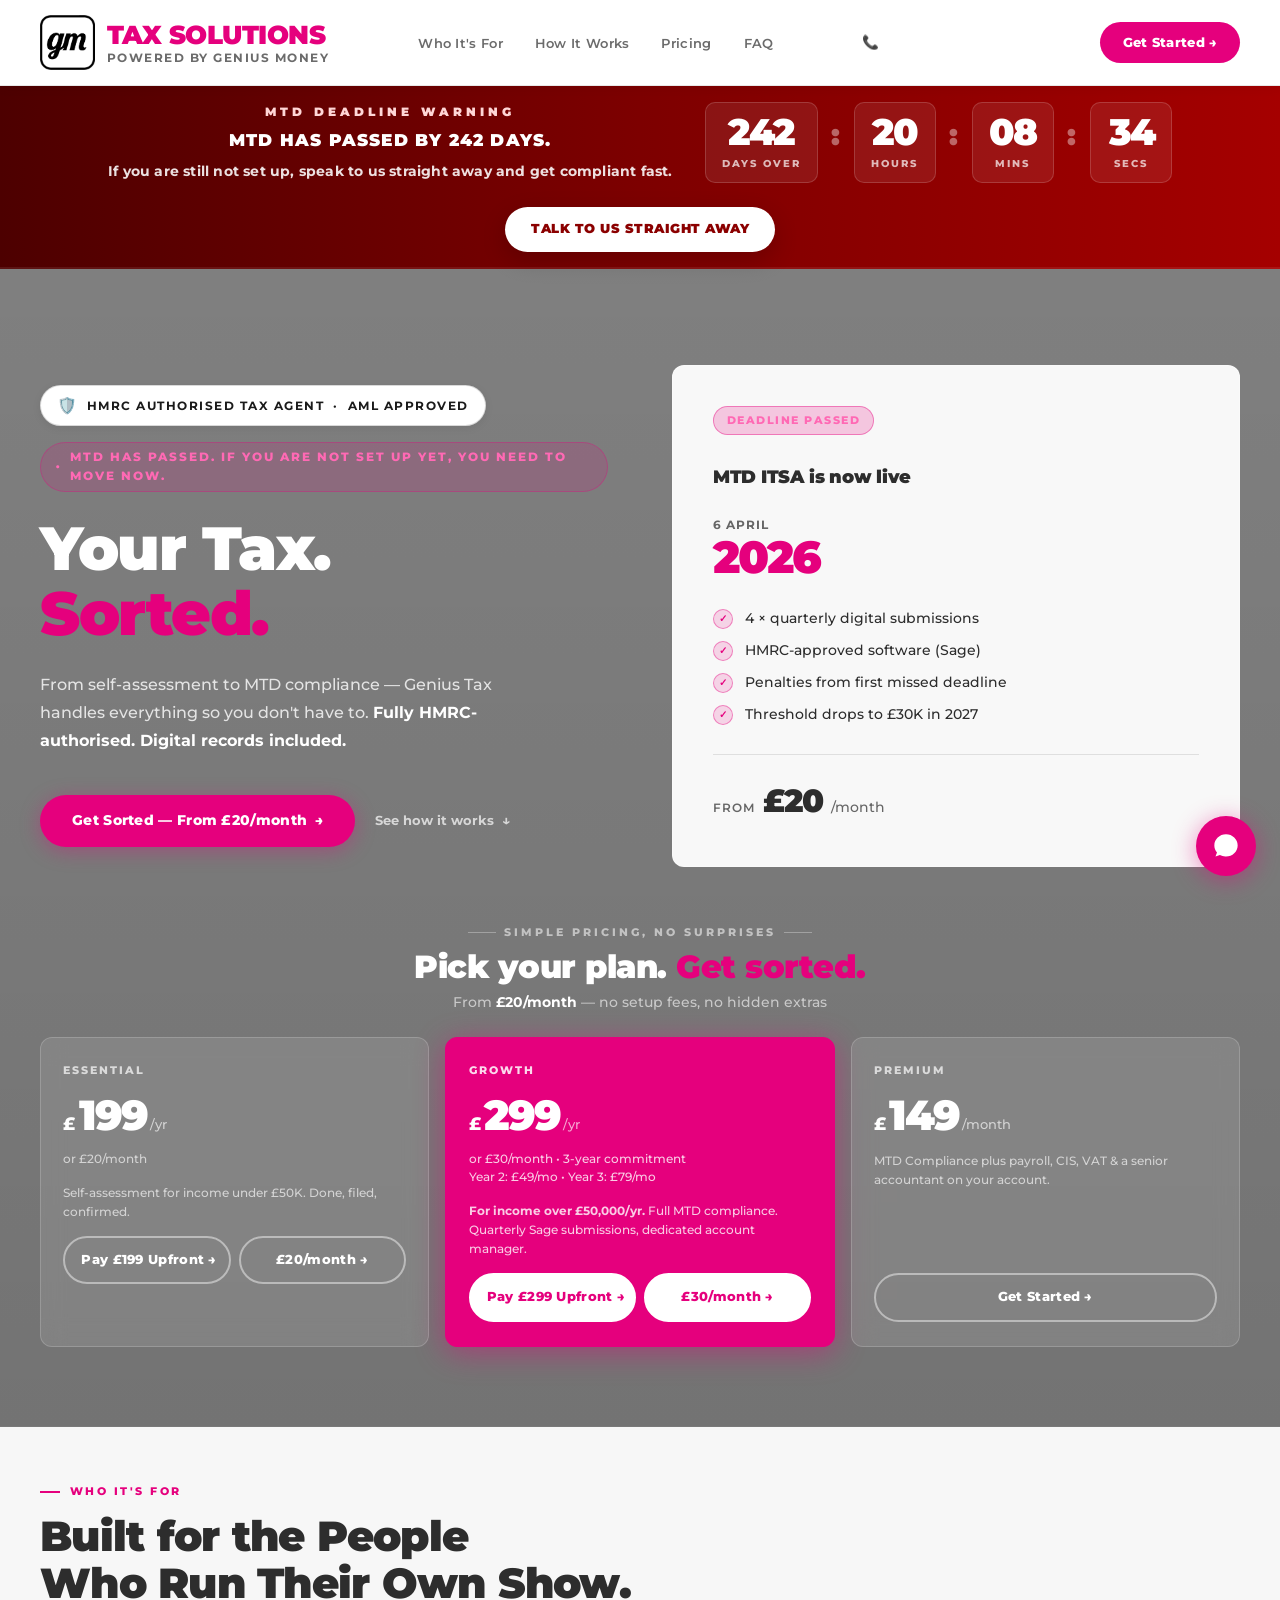
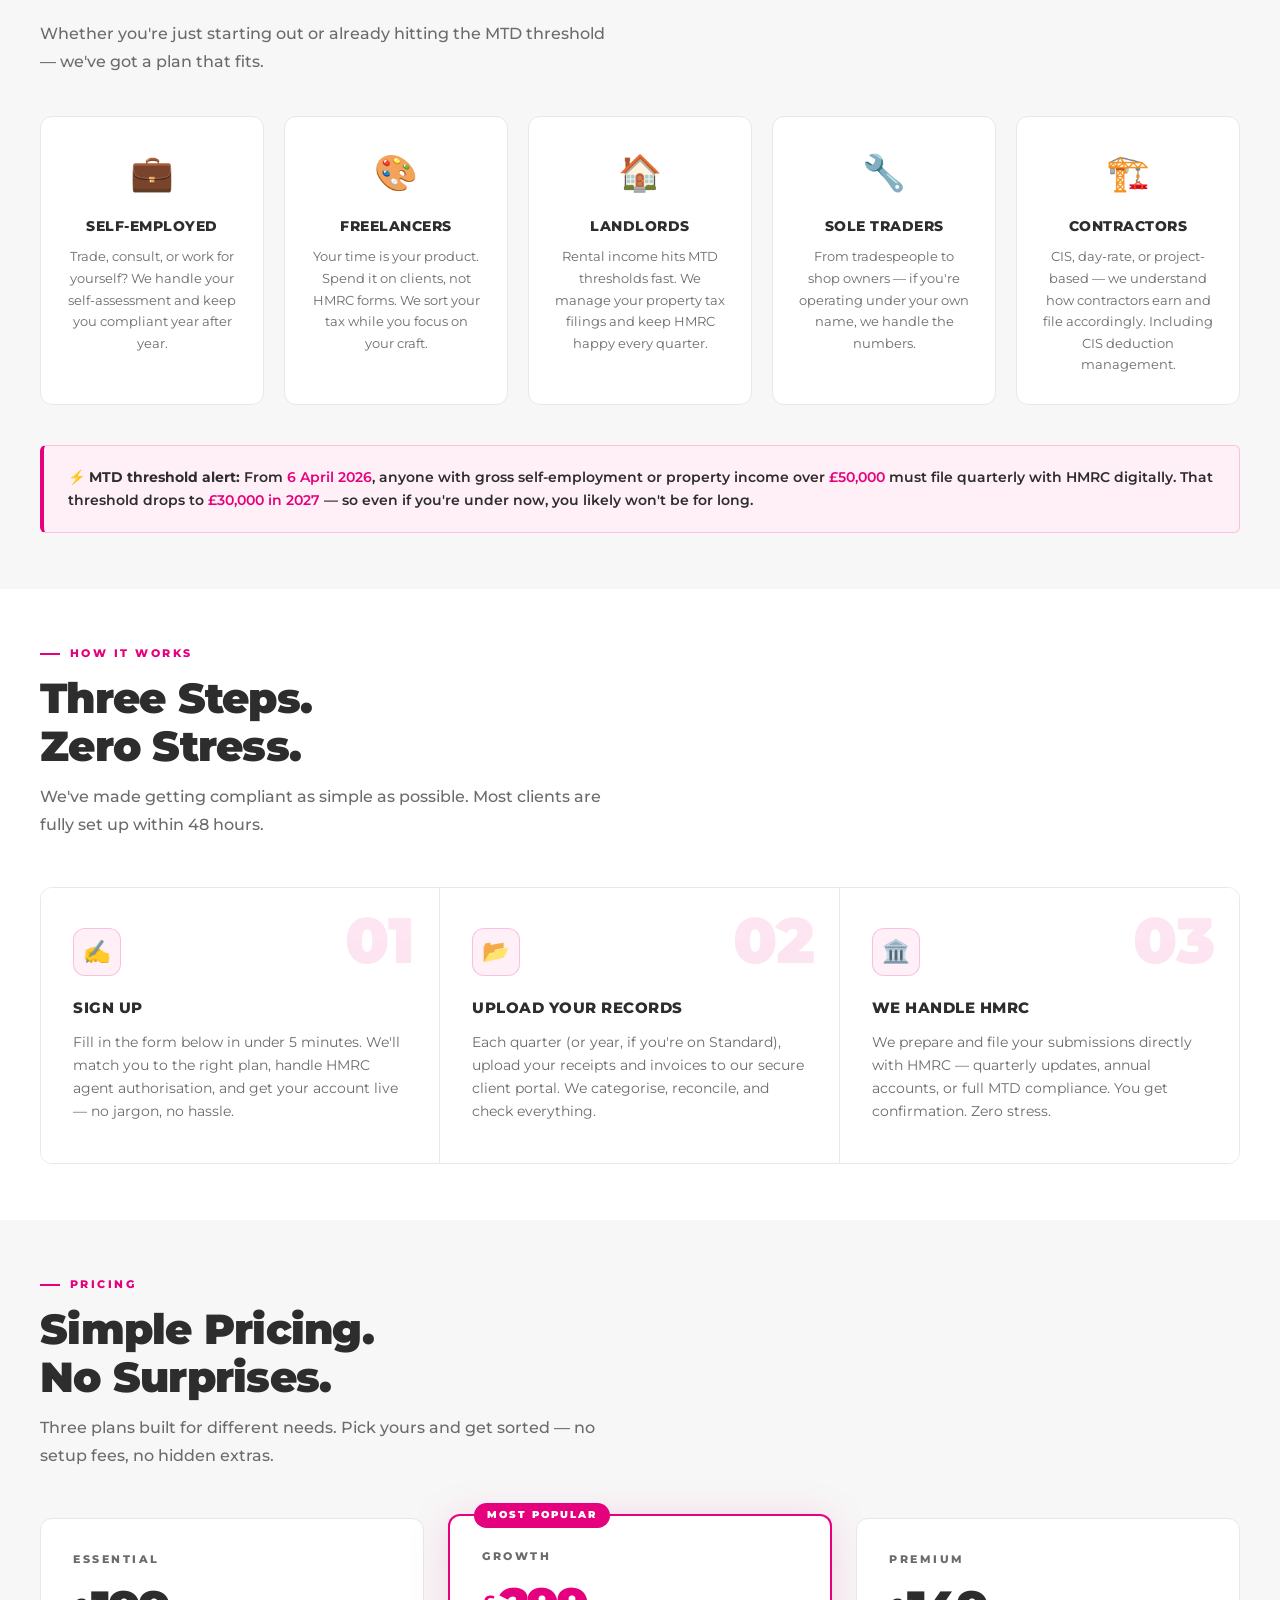
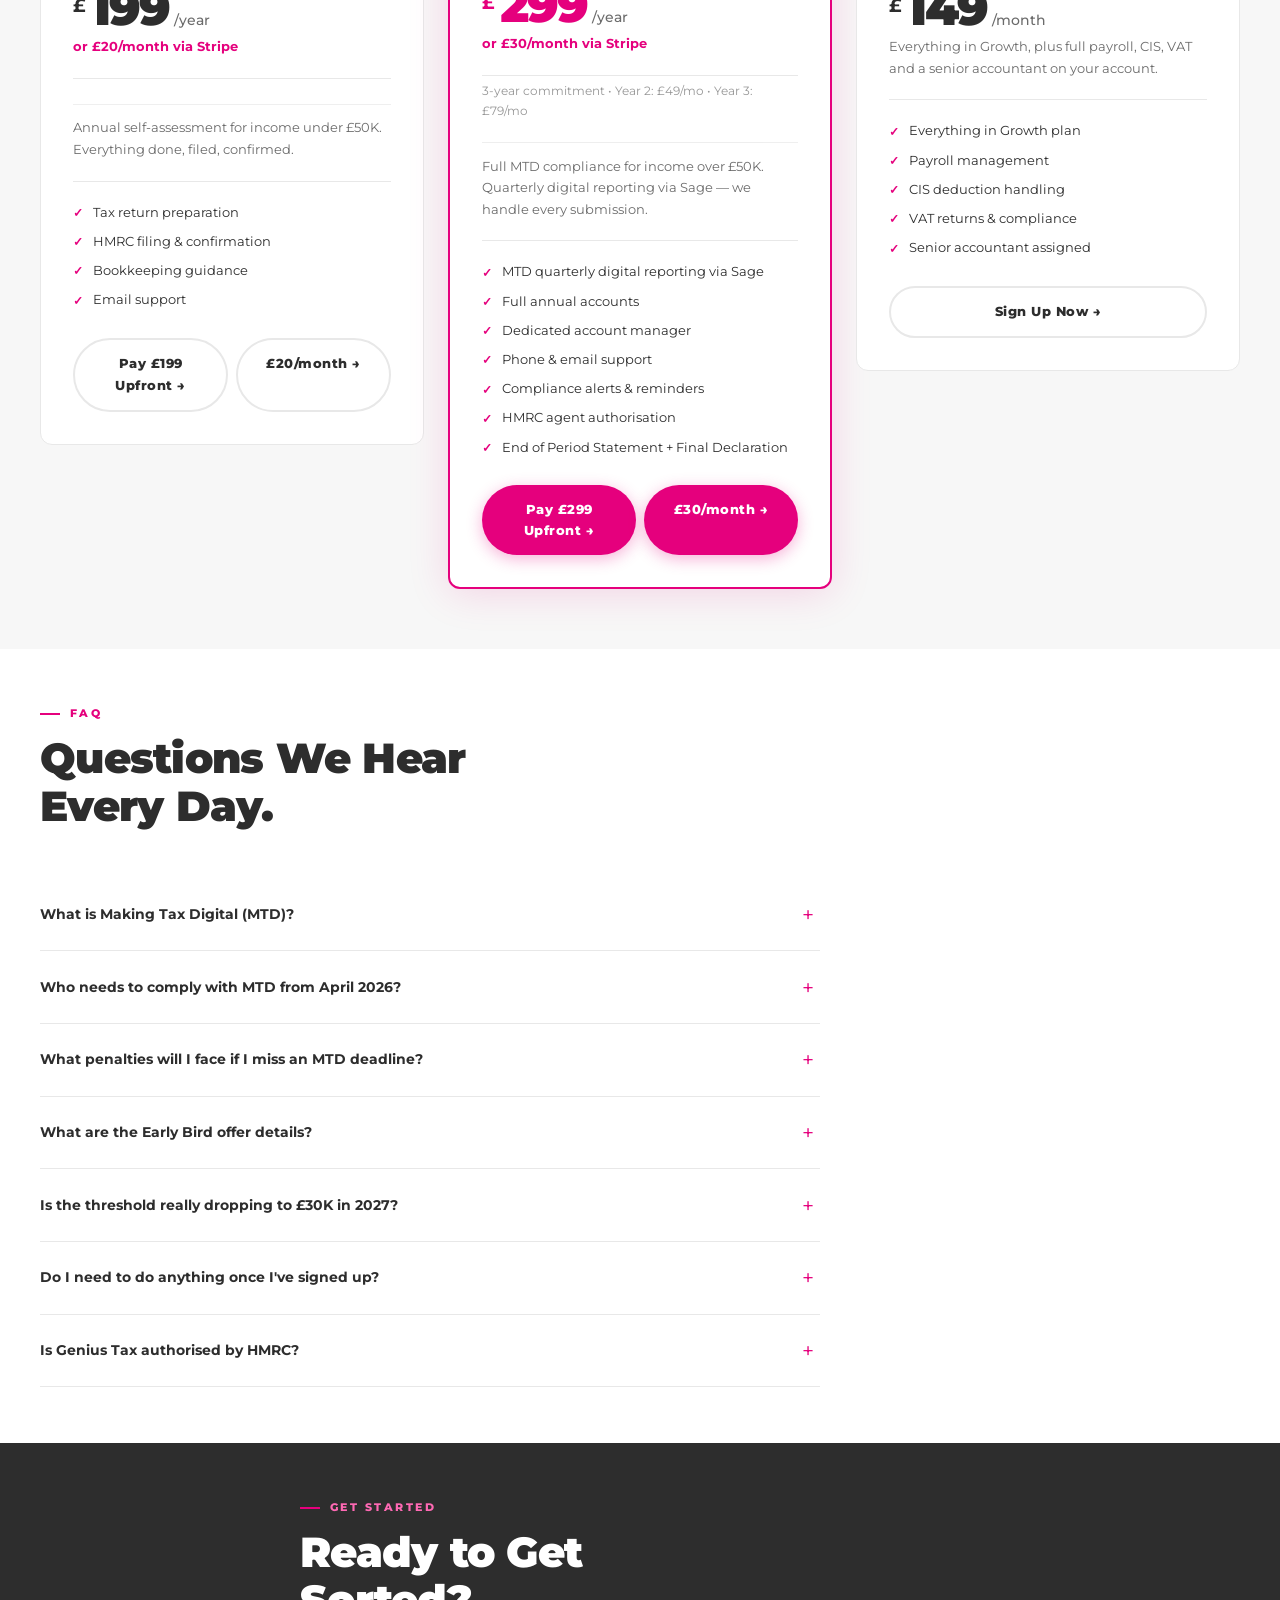
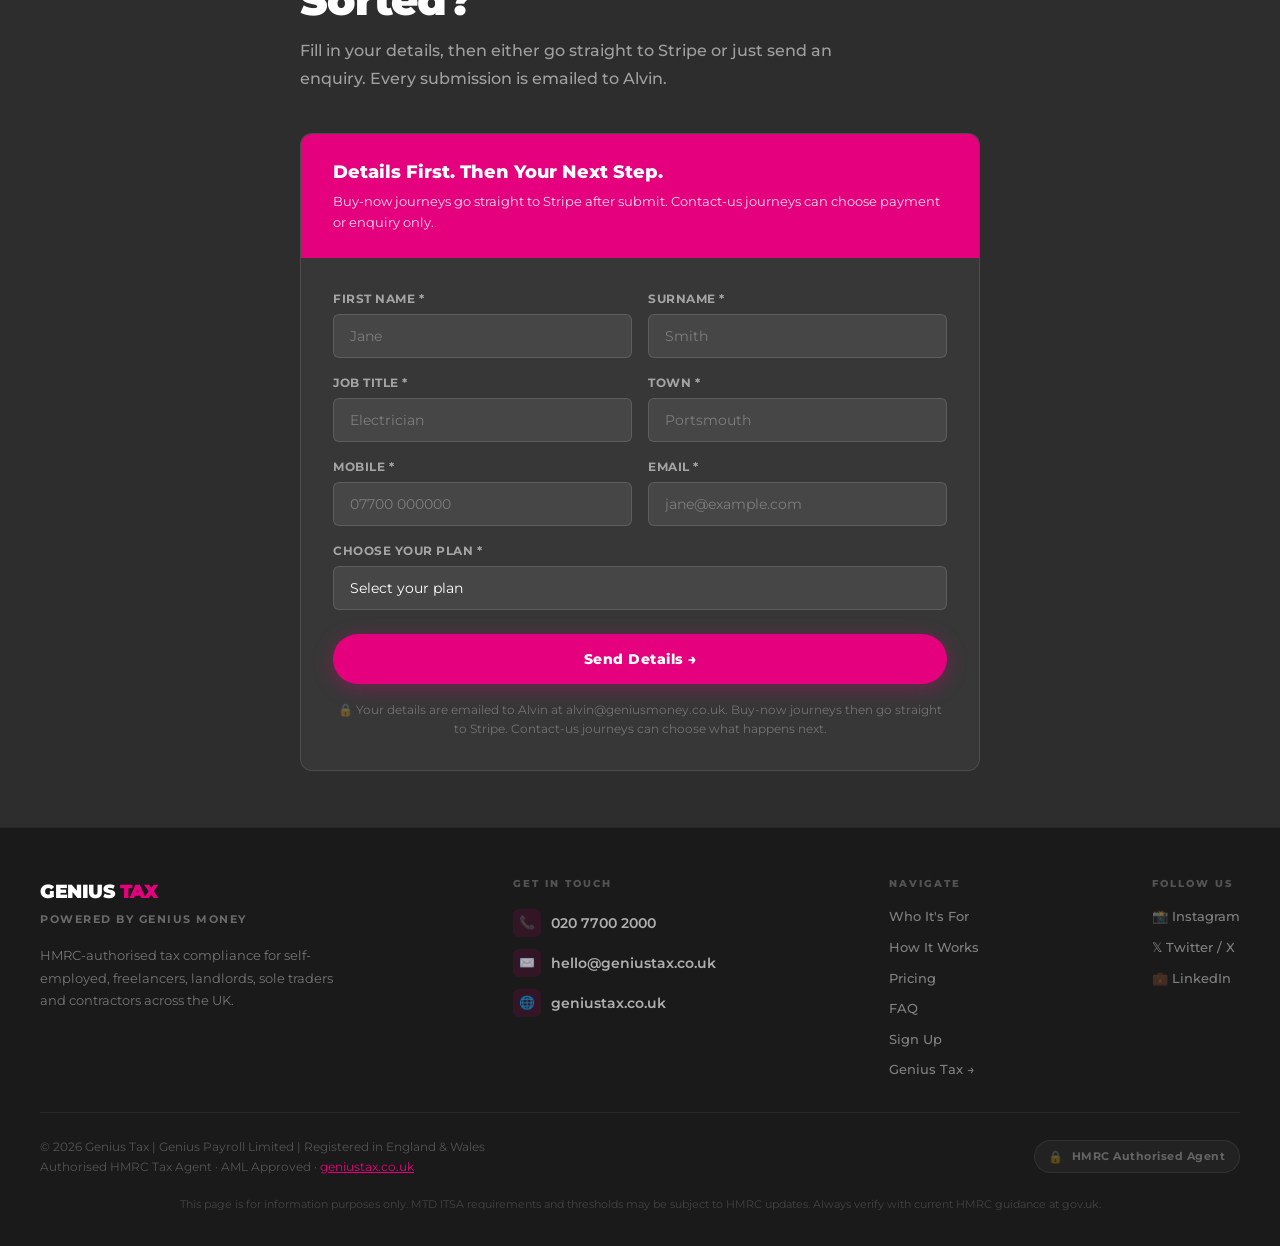
<file: get-started.html>
<!DOCTYPE html>
<html>
<head>
  <!-- Google tag (gtag.js) — AW-953085689 -->
  <script async src="https://www.googletagmanager.com/gtag/js?id=AW-953085689"></script>
  <script>
    window.dataLayer = window.dataLayer || [];
    function gtag(){dataLayer.push(arguments);}
    gtag('js', new Date());
    gtag('config', 'AW-953085689');
  </script>
  <meta charset="UTF-8">
  <meta http-equiv="refresh" content="0; url=/">
  <link rel="canonical" href="https://geniustax.co.uk/">
  <title>Genius Tax — Get Started</title>
  <script>
    // Preserve UTM parameters when redirecting to homepage
    var params = window.location.search;
    window.location.replace('/' + params);
  </script>
</head>
<body>
  <p>Redirecting... <a href="/">Click here if not redirected.</a></p>
</body>
</html>
</file>
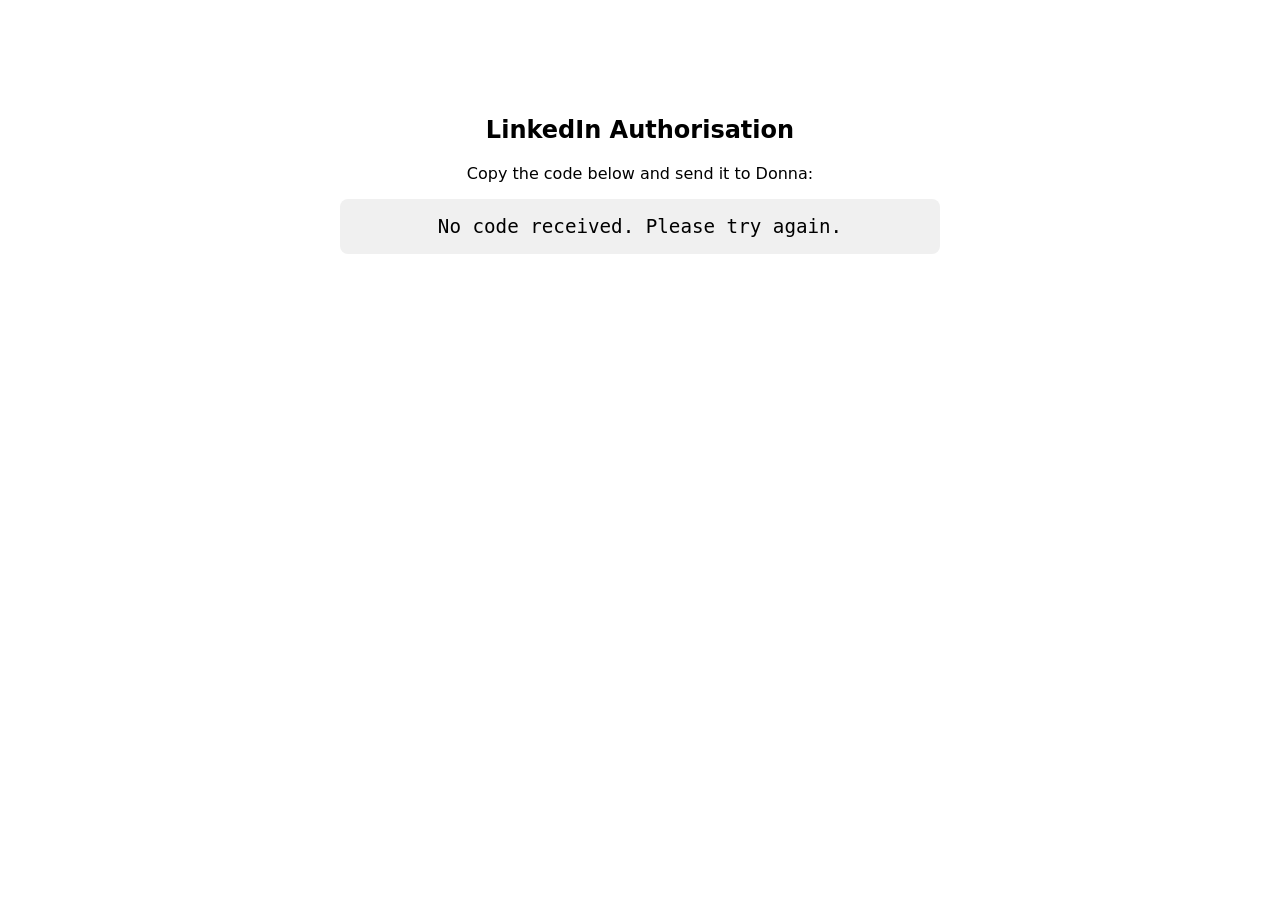
<file: linkedin-callback.html>
<!DOCTYPE html>
<html><head><title>LinkedIn Auth</title>
<style>body{font-family:system-ui;max-width:600px;margin:4rem auto;padding:2rem;text-align:center;}
.code{background:#f0f0f0;padding:1rem;border-radius:8px;font-family:monospace;font-size:1.2rem;word-break:break-all;margin:1rem 0;}
</style></head><body>
<h2>LinkedIn Authorisation</h2>
<p>Copy the code below and send it to Donna:</p>
<div class="code" id="code">Checking...</div>
<script>
var params = new URLSearchParams(window.location.search);
var code = params.get('code');
var error = params.get('error');
if (code) {
  document.getElementById('code').textContent = code;
} else if (error) {
  document.getElementById('code').textContent = 'Error: ' + error + ' — ' + (params.get('error_description') || '');
} else {
  document.getElementById('code').textContent = 'No code received. Please try again.';
}
</script></body></html>
</file>
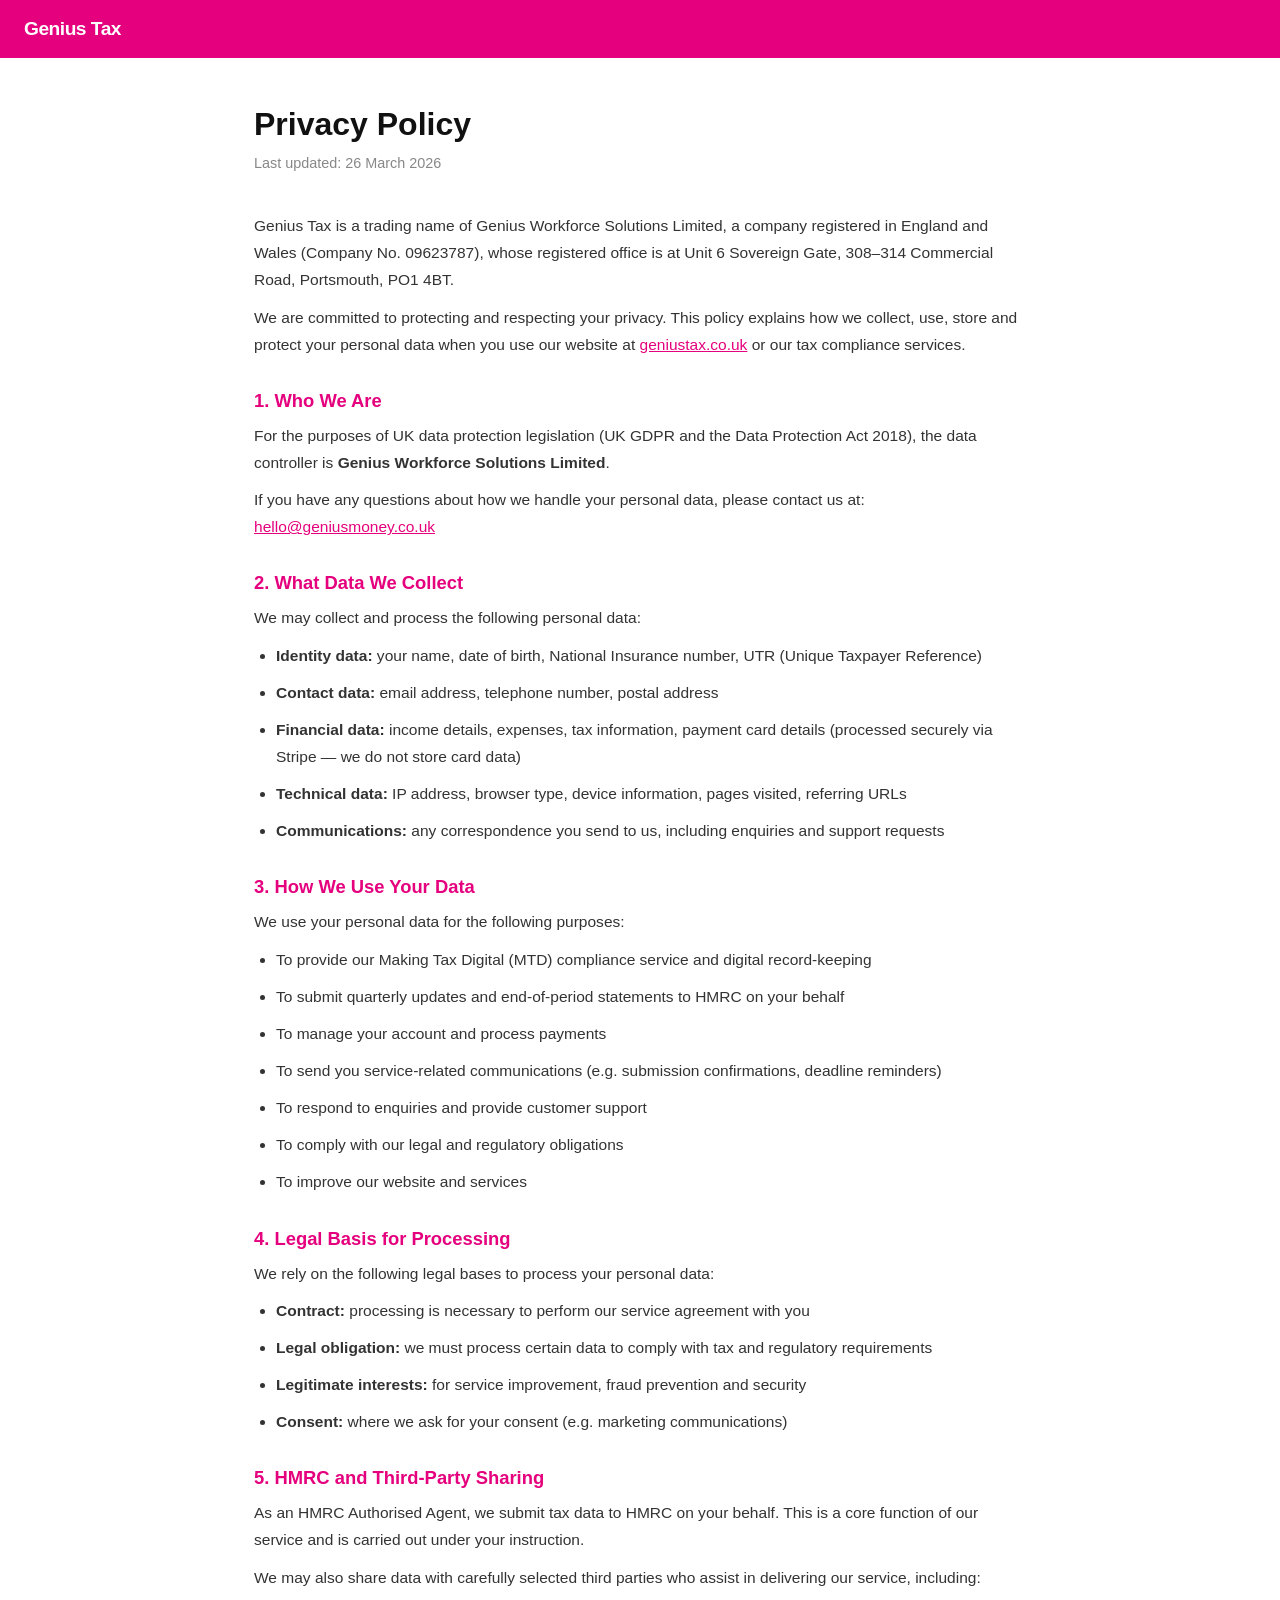
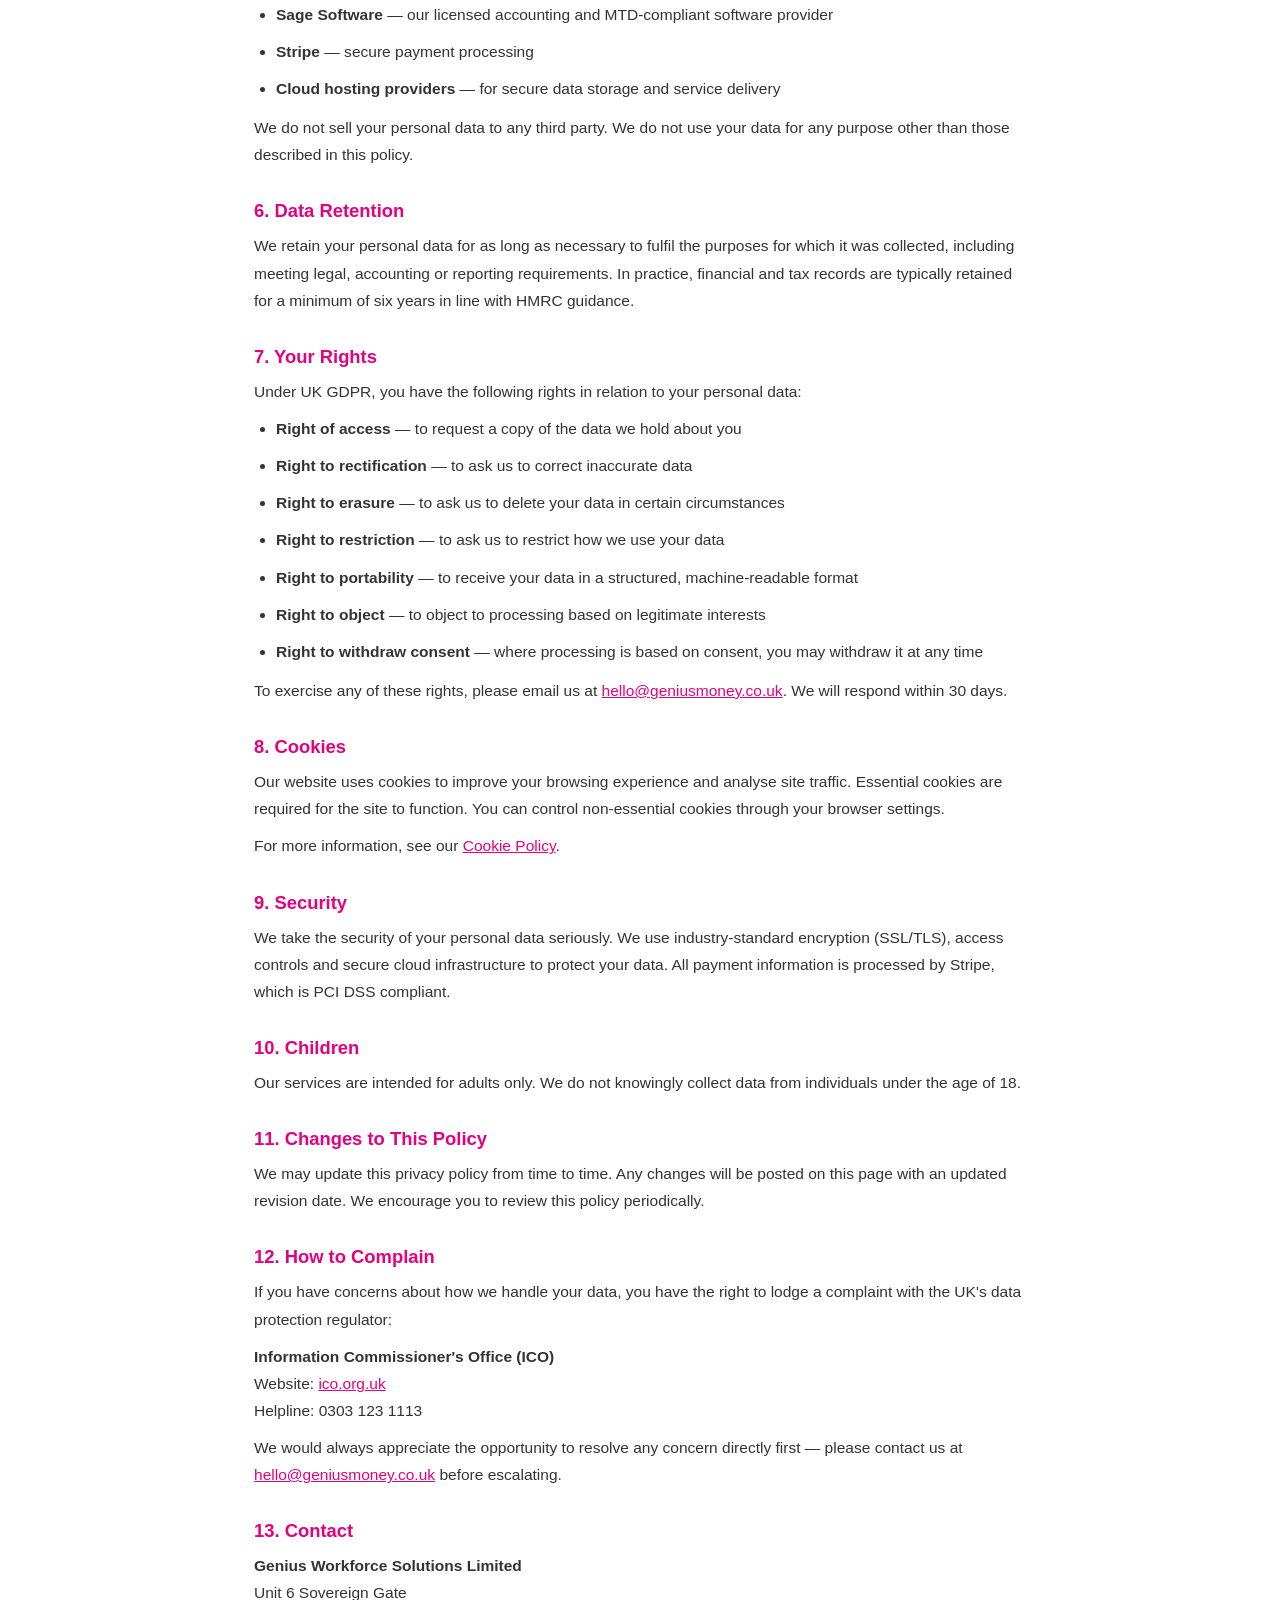
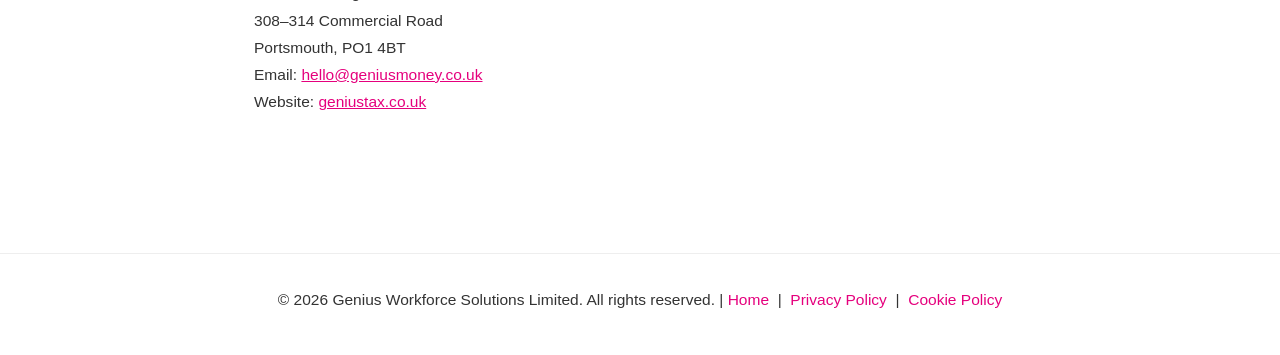
<file: privacy-policy.html>
<!DOCTYPE html>
<html lang="en">
<head>
  <!-- Google tag (gtag.js) — AW-953085689 -->
  <script async src="https://www.googletagmanager.com/gtag/js?id=AW-953085689"></script>
  <script>
    window.dataLayer = window.dataLayer || [];
    function gtag(){dataLayer.push(arguments);}
    gtag('js', new Date());
    gtag('config', 'AW-953085689');
  </script>
  <meta charset="UTF-8">
  <meta name="viewport" content="width=device-width, initial-scale=1.0">
  <title>Privacy Policy | Genius Tax</title>
  <meta name="description" content="Privacy Policy for Genius Tax — how we collect, use and protect your personal data.">
  <style>
    * { box-sizing: border-box; margin: 0; padding: 0; }
    body { font-family: -apple-system, BlinkMacSystemFont, 'Segoe UI', Roboto, sans-serif; color: #222; background: #fff; }
    header { background: #E5007D; padding: 18px 24px; }
    header a { color: #fff; text-decoration: none; font-weight: 700; font-size: 1.2rem; letter-spacing: -0.5px; }
    .container { max-width: 820px; margin: 48px auto; padding: 0 24px 80px; }
    h1 { font-size: 2rem; font-weight: 800; margin-bottom: 8px; color: #111; }
    .updated { color: #888; font-size: 0.9rem; margin-bottom: 36px; }
    h2 { font-size: 1.15rem; font-weight: 700; margin: 32px 0 10px; color: #E5007D; }
    p, li { font-size: 0.97rem; line-height: 1.75; color: #333; margin-bottom: 10px; }
    ul { padding-left: 22px; margin-bottom: 12px; }
    a { color: #E5007D; }
    footer { text-align: center; padding: 32px; font-size: 0.85rem; color: #999; border-top: 1px solid #eee; }
    footer a { color: #E5007D; text-decoration: none; }
  </style>
</head>
<body>

<header>
  <a href="/">Genius Tax</a>
</header>

<div class="container">
  <h1>Privacy Policy</h1>
  <p class="updated">Last updated: 26 March 2026</p>

  <p>Genius Tax is a trading name of Genius Workforce Solutions Limited, a company registered in England and Wales (Company No. 09623787), whose registered office is at Unit 6 Sovereign Gate, 308–314 Commercial Road, Portsmouth, PO1 4BT.</p>

  <p>We are committed to protecting and respecting your privacy. This policy explains how we collect, use, store and protect your personal data when you use our website at <a href="https://geniustax.co.uk">geniustax.co.uk</a> or our tax compliance services.</p>

  <h2>1. Who We Are</h2>
  <p>For the purposes of UK data protection legislation (UK GDPR and the Data Protection Act 2018), the data controller is <strong>Genius Workforce Solutions Limited</strong>.</p>
  <p>If you have any questions about how we handle your personal data, please contact us at: <a href="mailto:hello@geniusmoney.co.uk">hello@geniusmoney.co.uk</a></p>

  <h2>2. What Data We Collect</h2>
  <p>We may collect and process the following personal data:</p>
  <ul>
    <li><strong>Identity data:</strong> your name, date of birth, National Insurance number, UTR (Unique Taxpayer Reference)</li>
    <li><strong>Contact data:</strong> email address, telephone number, postal address</li>
    <li><strong>Financial data:</strong> income details, expenses, tax information, payment card details (processed securely via Stripe — we do not store card data)</li>
    <li><strong>Technical data:</strong> IP address, browser type, device information, pages visited, referring URLs</li>
    <li><strong>Communications:</strong> any correspondence you send to us, including enquiries and support requests</li>
  </ul>

  <h2>3. How We Use Your Data</h2>
  <p>We use your personal data for the following purposes:</p>
  <ul>
    <li>To provide our Making Tax Digital (MTD) compliance service and digital record-keeping</li>
    <li>To submit quarterly updates and end-of-period statements to HMRC on your behalf</li>
    <li>To manage your account and process payments</li>
    <li>To send you service-related communications (e.g. submission confirmations, deadline reminders)</li>
    <li>To respond to enquiries and provide customer support</li>
    <li>To comply with our legal and regulatory obligations</li>
    <li>To improve our website and services</li>
  </ul>

  <h2>4. Legal Basis for Processing</h2>
  <p>We rely on the following legal bases to process your personal data:</p>
  <ul>
    <li><strong>Contract:</strong> processing is necessary to perform our service agreement with you</li>
    <li><strong>Legal obligation:</strong> we must process certain data to comply with tax and regulatory requirements</li>
    <li><strong>Legitimate interests:</strong> for service improvement, fraud prevention and security</li>
    <li><strong>Consent:</strong> where we ask for your consent (e.g. marketing communications)</li>
  </ul>

  <h2>5. HMRC and Third-Party Sharing</h2>
  <p>As an HMRC Authorised Agent, we submit tax data to HMRC on your behalf. This is a core function of our service and is carried out under your instruction.</p>
  <p>We may also share data with carefully selected third parties who assist in delivering our service, including:</p>
  <ul>
    <li><strong>Sage Software</strong> — our licensed accounting and MTD-compliant software provider</li>
    <li><strong>Stripe</strong> — secure payment processing</li>
    <li><strong>Cloud hosting providers</strong> — for secure data storage and service delivery</li>
  </ul>
  <p>We do not sell your personal data to any third party. We do not use your data for any purpose other than those described in this policy.</p>

  <h2>6. Data Retention</h2>
  <p>We retain your personal data for as long as necessary to fulfil the purposes for which it was collected, including meeting legal, accounting or reporting requirements. In practice, financial and tax records are typically retained for a minimum of six years in line with HMRC guidance.</p>

  <h2>7. Your Rights</h2>
  <p>Under UK GDPR, you have the following rights in relation to your personal data:</p>
  <ul>
    <li><strong>Right of access</strong> — to request a copy of the data we hold about you</li>
    <li><strong>Right to rectification</strong> — to ask us to correct inaccurate data</li>
    <li><strong>Right to erasure</strong> — to ask us to delete your data in certain circumstances</li>
    <li><strong>Right to restriction</strong> — to ask us to restrict how we use your data</li>
    <li><strong>Right to portability</strong> — to receive your data in a structured, machine-readable format</li>
    <li><strong>Right to object</strong> — to object to processing based on legitimate interests</li>
    <li><strong>Right to withdraw consent</strong> — where processing is based on consent, you may withdraw it at any time</li>
  </ul>
  <p>To exercise any of these rights, please email us at <a href="mailto:hello@geniusmoney.co.uk">hello@geniusmoney.co.uk</a>. We will respond within 30 days.</p>

  <h2>8. Cookies</h2>
  <p>Our website uses cookies to improve your browsing experience and analyse site traffic. Essential cookies are required for the site to function. You can control non-essential cookies through your browser settings.</p>
  <p>For more information, see our <a href="/cookie-policy">Cookie Policy</a>.</p>

  <h2>9. Security</h2>
  <p>We take the security of your personal data seriously. We use industry-standard encryption (SSL/TLS), access controls and secure cloud infrastructure to protect your data. All payment information is processed by Stripe, which is PCI DSS compliant.</p>

  <h2>10. Children</h2>
  <p>Our services are intended for adults only. We do not knowingly collect data from individuals under the age of 18.</p>

  <h2>11. Changes to This Policy</h2>
  <p>We may update this privacy policy from time to time. Any changes will be posted on this page with an updated revision date. We encourage you to review this policy periodically.</p>

  <h2>12. How to Complain</h2>
  <p>If you have concerns about how we handle your data, you have the right to lodge a complaint with the UK's data protection regulator:</p>
  <p><strong>Information Commissioner's Office (ICO)</strong><br>
  Website: <a href="https://ico.org.uk" target="_blank">ico.org.uk</a><br>
  Helpline: 0303 123 1113</p>
  <p>We would always appreciate the opportunity to resolve any concern directly first — please contact us at <a href="mailto:hello@geniusmoney.co.uk">hello@geniusmoney.co.uk</a> before escalating.</p>

  <h2>13. Contact</h2>
  <p>
    <strong>Genius Workforce Solutions Limited</strong><br>
    Unit 6 Sovereign Gate<br>
    308–314 Commercial Road<br>
    Portsmouth, PO1 4BT<br>
    Email: <a href="mailto:hello@geniusmoney.co.uk">hello@geniusmoney.co.uk</a><br>
    Website: <a href="https://geniustax.co.uk">geniustax.co.uk</a>
  </p>
</div>

<footer>
  <p>&copy; 2026 Genius Workforce Solutions Limited. All rights reserved. |
  <a href="/">Home</a> &nbsp;|&nbsp;
  <a href="/privacy-policy">Privacy Policy</a> &nbsp;|&nbsp;
  <a href="https://geniusmoney.co.uk/terms/GM-Cookie-Policy.pdf" target="_blank">Cookie Policy</a>
  </p>
</footer>

</body>
</html>
</file>
<file: chatbot.css>
/*
  chatbot.css — Genius Tax MTD Assistant Widget
  Floating chat bubble + window, fully mobile-responsive.
  Brand colour: #E5007D (pink)
*/

/* ── Chat Bubble ── */
#gtax-bubble {
  position: fixed;
  bottom: 24px;
  right: 24px;
  width: 60px;
  height: 60px;
  border-radius: 50%;
  background: #e5007d;
  box-shadow: 0 4px 24px rgba(229,0,125,0.45);
  cursor: pointer;
  z-index: 9999;
  display: flex;
  align-items: center;
  justify-content: center;
  transition: transform 0.2s, box-shadow 0.2s;
  animation: gtax-pulse 2.8s ease-in-out infinite;
  border: none;
  outline: none;
}
#gtax-bubble:hover {
  transform: scale(1.1);
  box-shadow: 0 6px 32px rgba(229,0,125,0.65);
  animation: none;
}
#gtax-bubble svg {
  width: 28px;
  height: 28px;
  fill: #ffffff;
  transition: transform 0.25s ease, opacity 0.2s;
}
#gtax-bubble .gtax-icon-close {
  position: absolute;
  font-size: 22px;
  color: #fff;
  font-weight: 300;
  line-height: 1;
  opacity: 0;
  transition: opacity 0.2s;
}
#gtax-bubble.open svg { opacity: 0; }
#gtax-bubble.open .gtax-icon-close { opacity: 1; }

@keyframes gtax-pulse {
  0%, 100% { box-shadow: 0 4px 24px rgba(229,0,125,0.45); transform: scale(1); }
  50%       { box-shadow: 0 4px 40px rgba(229,0,125,0.72); transform: scale(1.05); }
}

/* ── Chat Window ── */
#gtax-window {
  position: fixed;
  bottom: 96px;
  right: 24px;
  width: 375px;
  max-height: 570px;
  background: #ffffff;
  border-radius: 16px;
  box-shadow: 0 10px 56px rgba(0,0,0,0.18), 0 2px 12px rgba(0,0,0,0.08);
  z-index: 9998;
  display: flex;
  flex-direction: column;
  overflow: hidden;
  transform: scale(0.82) translateY(24px);
  transform-origin: bottom right;
  opacity: 0;
  pointer-events: none;
  transition: transform 0.28s cubic-bezier(0.34,1.56,0.64,1), opacity 0.22s ease;
  font-family: 'Montserrat', Arial, sans-serif;
}
#gtax-window.open {
  transform: scale(1) translateY(0);
  opacity: 1;
  pointer-events: all;
}

/* Header */
.gtax-hdr {
  background: linear-gradient(135deg, #e5007d 0%, #c2006a 100%);
  padding: 14px 16px;
  display: flex;
  align-items: center;
  gap: 11px;
  flex-shrink: 0;
}
.gtax-hdr-avatar {
  width: 40px;
  height: 40px;
  border-radius: 50%;
  background: rgba(255,255,255,0.18);
  display: flex;
  align-items: center;
  justify-content: center;
  font-size: 19px;
  flex-shrink: 0;
}
.gtax-hdr-info { flex: 1; min-width: 0; }
.gtax-hdr-name {
  font-size: 0.87rem;
  font-weight: 800;
  color: #fff;
  letter-spacing: 0.1px;
  white-space: nowrap;
}
.gtax-hdr-status {
  font-size: 0.67rem;
  color: rgba(255,255,255,0.85);
  font-weight: 600;
  display: flex;
  align-items: center;
  gap: 5px;
  margin-top: 1px;
}
.gtax-hdr-status::before {
  content: '';
  width: 6px;
  height: 6px;
  background: #4ade80;
  border-radius: 50%;
  flex-shrink: 0;
}
.gtax-close-btn {
  width: 30px;
  height: 30px;
  border-radius: 50%;
  background: rgba(255,255,255,0.15);
  border: none;
  cursor: pointer;
  color: #fff;
  font-size: 15px;
  display: flex;
  align-items: center;
  justify-content: center;
  transition: background 0.2s;
  flex-shrink: 0;
  font-family: inherit;
  line-height: 1;
}
.gtax-close-btn:hover { background: rgba(255,255,255,0.28); }

/* Message area */
.gtax-msgs {
  flex: 1;
  overflow-y: auto;
  padding: 14px 14px 8px;
  display: flex;
  flex-direction: column;
  gap: 9px;
  background: #f8f8f8;
  scroll-behavior: smooth;
}
.gtax-msgs::-webkit-scrollbar { width: 3px; }
.gtax-msgs::-webkit-scrollbar-track { background: transparent; }
.gtax-msgs::-webkit-scrollbar-thumb { background: #ddd; border-radius: 2px; }

.gtax-msg {
  max-width: 90%;
  padding: 10px 13px;
  border-radius: 14px;
  font-size: 0.81rem;
  line-height: 1.62;
  font-weight: 500;
  color: #111111;
  animation: gtax-msg-pop 0.22s ease;
  word-wrap: break-word;
}
@keyframes gtax-msg-pop {
  from { opacity: 0; transform: translateY(7px); }
  to   { opacity: 1; transform: translateY(0); }
}
.gtax-msg.bot {
  background: #ffffff;
  border: 1px solid #e8e8e8;
  border-bottom-left-radius: 3px;
  align-self: flex-start;
}
.gtax-msg.user {
  background: #e5007d;
  color: #ffffff;
  border-bottom-right-radius: 3px;
  align-self: flex-end;
  border: none;
}
.gtax-msg b, .gtax-msg strong { font-weight: 800; }
.gtax-msg em { font-style: italic; color: #666; }

/* CTA button inside messages */
.gtax-cta {
  display: inline-block;
  margin-top: 10px;
  background: #e5007d;
  color: #ffffff !important;
  padding: 8px 16px;
  border-radius: 100px;
  font-size: 0.76rem;
  font-weight: 800;
  text-decoration: none;
  cursor: pointer;
  border: none;
  font-family: 'Montserrat', Arial, sans-serif;
  transition: background 0.18s;
  letter-spacing: 0.2px;
}
.gtax-cta:hover { background: #c2006a; }

/* Quick replies */
.gtax-qr-wrap {
  padding: 9px 12px 12px;
  display: flex;
  flex-wrap: wrap;
  gap: 6px;
  background: #f8f8f8;
  border-top: 1px solid #ececec;
  flex-shrink: 0;
}
.gtax-qr-btn {
  background: #ffffff;
  border: 1.5px solid #e5007d;
  color: #e5007d;
  padding: 6px 12px;
  border-radius: 100px;
  font-size: 0.75rem;
  font-weight: 700;
  cursor: pointer;
  transition: background 0.15s, color 0.15s, transform 0.1s;
  font-family: 'Montserrat', Arial, sans-serif;
  letter-spacing: 0.1px;
  white-space: nowrap;
}
.gtax-qr-btn:hover { background: #e5007d; color: #fff; }
.gtax-qr-btn:active { transform: scale(0.96); }

/* Contact form (inside chat) */
.gtax-cf {
  padding: 12px 14px 14px;
  display: flex;
  flex-direction: column;
  gap: 8px;
  background: #f8f8f8;
  border-top: 1px solid #ececec;
  flex-shrink: 0;
}
/* Override page-level input styles for the chatbot form */
.gtax-cf input[type="text"],
.gtax-cf input[type="email"],
.gtax-cf textarea {
  width: 100% !important;
  padding: 9px 11px !important;
  background: #ffffff !important;
  border: 1.5px solid #e0e0e0 !important;
  border-radius: 8px !important;
  font-size: 0.79rem !important;
  font-family: 'Montserrat', Arial, sans-serif !important;
  color: #111111 !important;
  transition: border-color 0.2s !important;
  outline: none !important;
  resize: none !important;
  box-sizing: border-box !important;
  appearance: none !important;
}
.gtax-cf input[type="text"]:focus,
.gtax-cf input[type="email"]:focus,
.gtax-cf textarea:focus {
  border-color: #e5007d !important;
}
.gtax-cf input[type="text"]::placeholder,
.gtax-cf input[type="email"]::placeholder,
.gtax-cf textarea::placeholder { color: #aaa !important; }
.gtax-cf textarea { height: 68px; }
.gtax-cf-submit {
  background: #e5007d;
  color: #ffffff;
  border: none;
  padding: 10px;
  border-radius: 100px;
  font-size: 0.79rem;
  font-weight: 800;
  cursor: pointer;
  font-family: 'Montserrat', Arial, sans-serif;
  transition: background 0.18s;
  letter-spacing: 0.3px;
}
.gtax-cf-submit:hover { background: #c2006a; }
.gtax-cf-submit:disabled { background: #ccc; cursor: not-allowed; }
.gtax-cf-cancel {
  background: transparent;
  border: none;
  color: #999;
  font-size: 0.72rem;
  cursor: pointer;
  font-family: inherit;
  text-align: center;
  padding: 2px 0;
  transition: color 0.2s;
}
.gtax-cf-cancel:hover { color: #e5007d; }

/* ── Mobile Responsive ── */
@media (max-width: 430px) {
  #gtax-window {
    bottom: 0;
    right: 0;
    width: 100vw;
    max-height: 82vh;
    border-radius: 16px 16px 0 0;
    transform-origin: bottom center;
  }
  #gtax-bubble {
    bottom: 16px;
    right: 16px;
    width: 54px;
    height: 54px;
  }
}

/* ── Free-text input row ────────────────────── */
.gtax-input-row {
  display: flex;
  align-items: center;
  gap: 0.5rem;
  padding: 0.75rem;
  border-top: 1px solid #e8e8e8;
  background: #fff;
  border-radius: 0 0 1rem 1rem;
}

#gtax-user-input {
  flex: 1;
  padding: 0.6rem 0.9rem;
  border: 1px solid #ddd;
  border-radius: 1.5rem;
  font-size: 0.85rem;
  font-family: inherit;
  outline: none;
  transition: border-color 0.2s;
  background: #f9f9f9;
  color: #333;
}

#gtax-user-input:focus {
  border-color: #E5007D;
  background: #fff;
}

#gtax-user-input::placeholder {
  color: #999;
}

.gtax-send-btn {
  width: 36px;
  height: 36px;
  border-radius: 50%;
  background: #E5007D;
  border: none;
  cursor: pointer;
  display: flex;
  align-items: center;
  justify-content: center;
  flex-shrink: 0;
  transition: background 0.2s;
  padding: 7px;
  color: #fff;
}

.gtax-send-btn:hover {
  background: #c70069;
}

.gtax-send-btn svg {
  width: 18px;
  height: 18px;
}

/* Typing indicator */
.gtax-typing {
  display: inline-block;
  padding: 0.5rem 1rem;
  background: #f0f0f0;
  border-radius: 1rem;
  color: #999;
  font-style: italic;
  font-size: 0.82rem;
}

@media (max-width: 430px) {
  .gtax-input-row {
    padding: 0.5rem;
  }
  #gtax-user-input {
    font-size: 16px; /* Prevents iOS zoom */
  }
}
</file>
